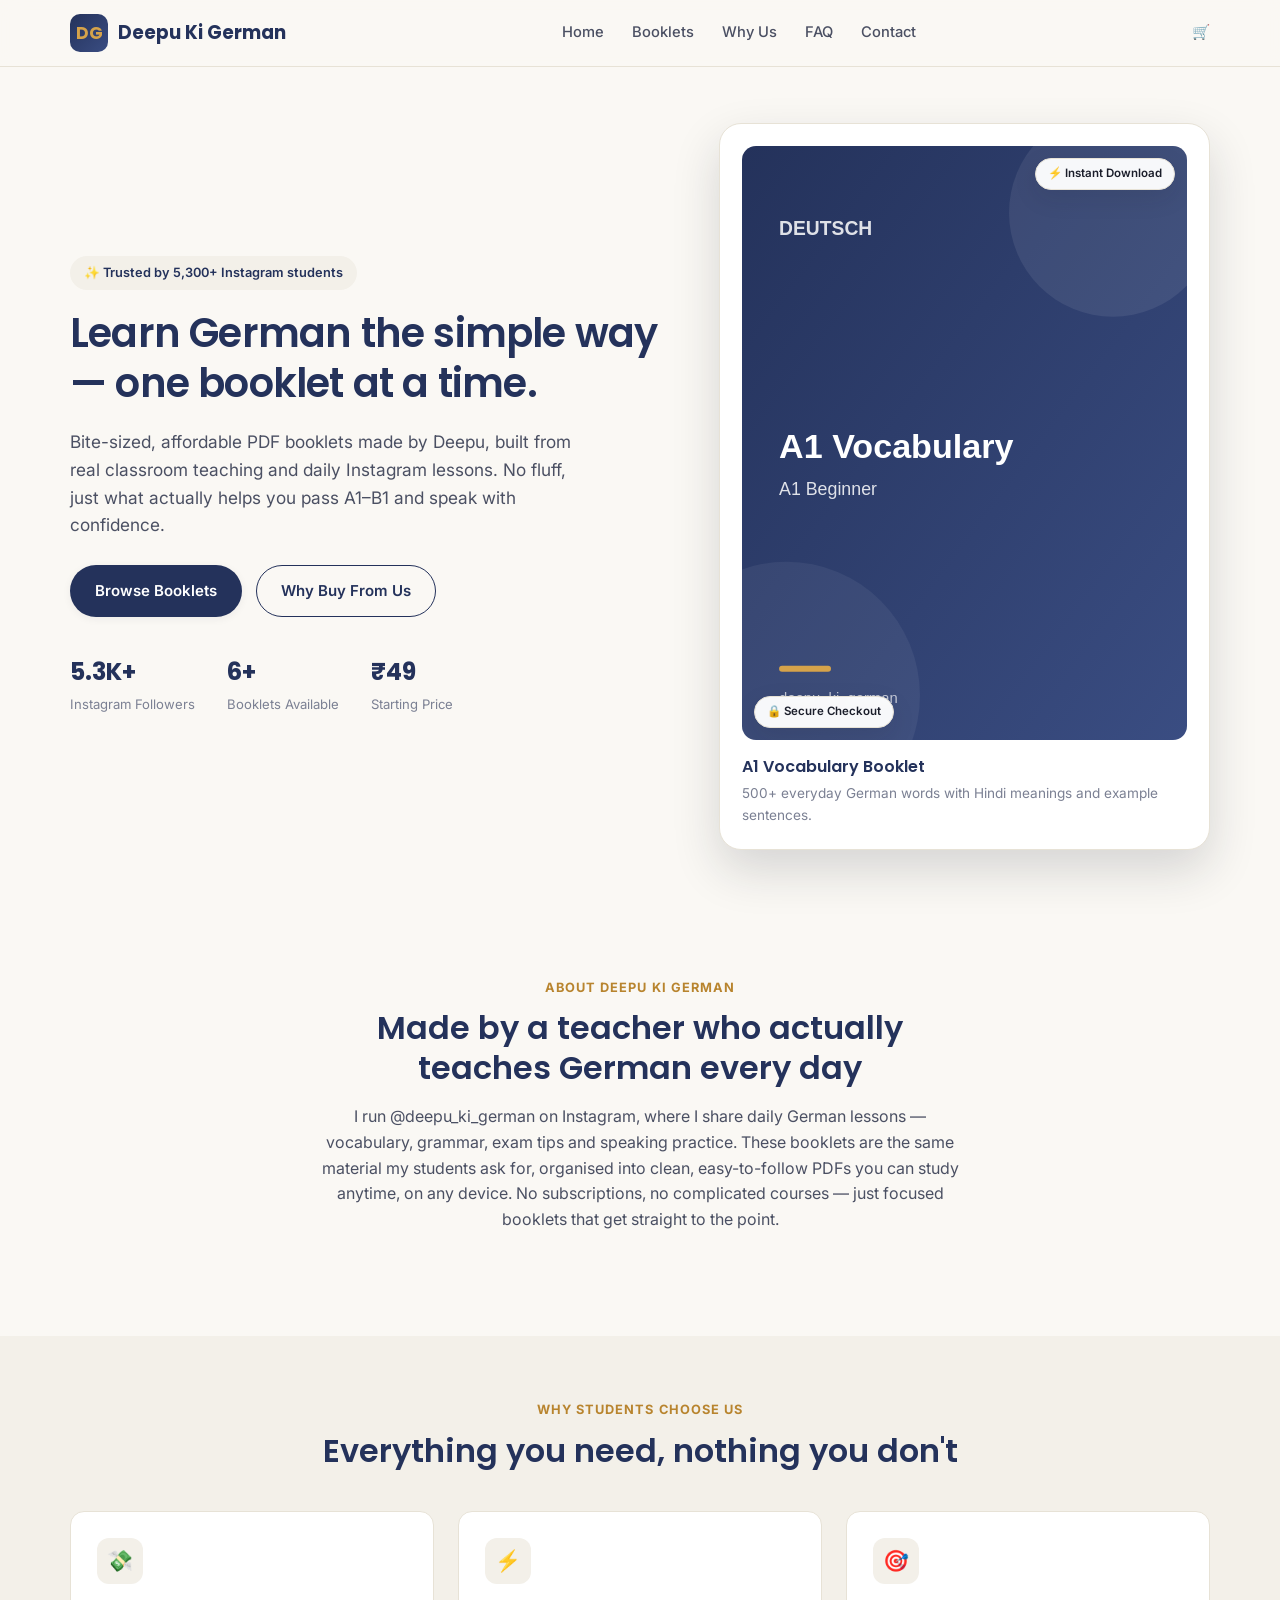
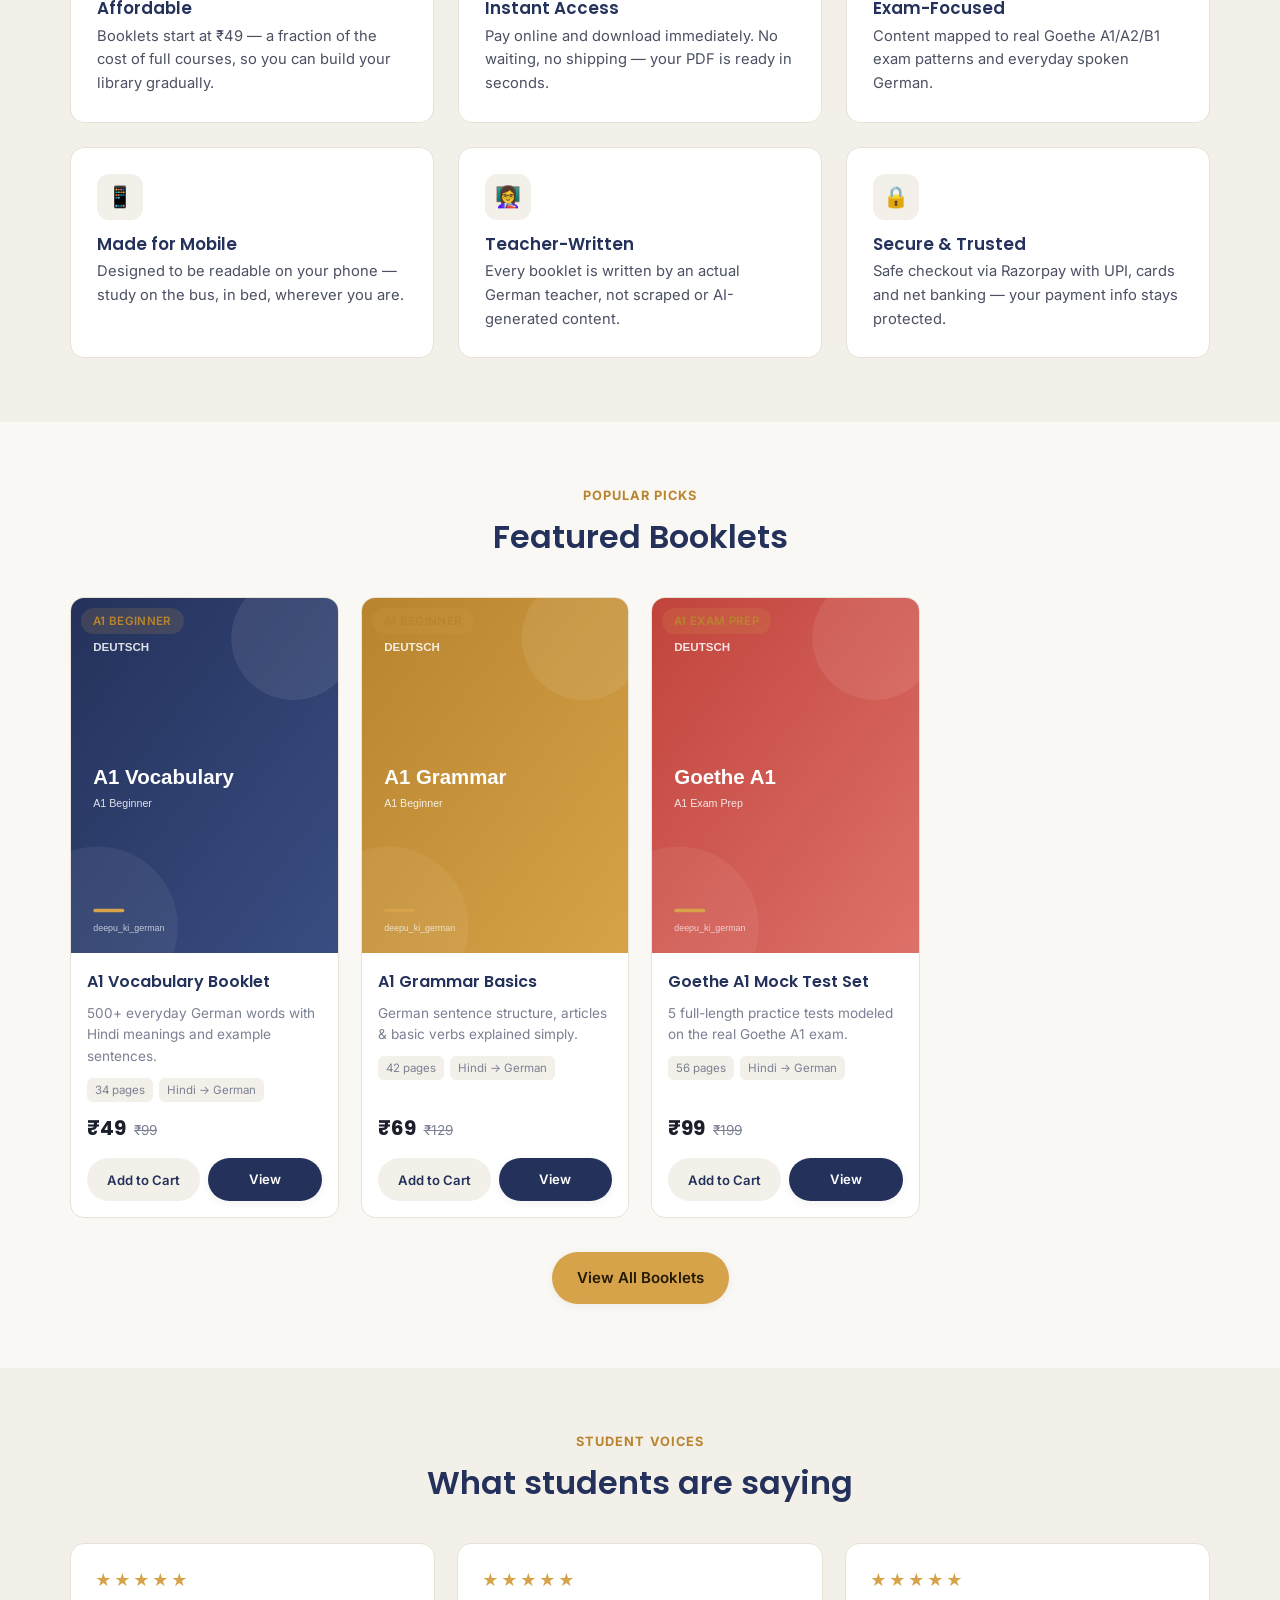
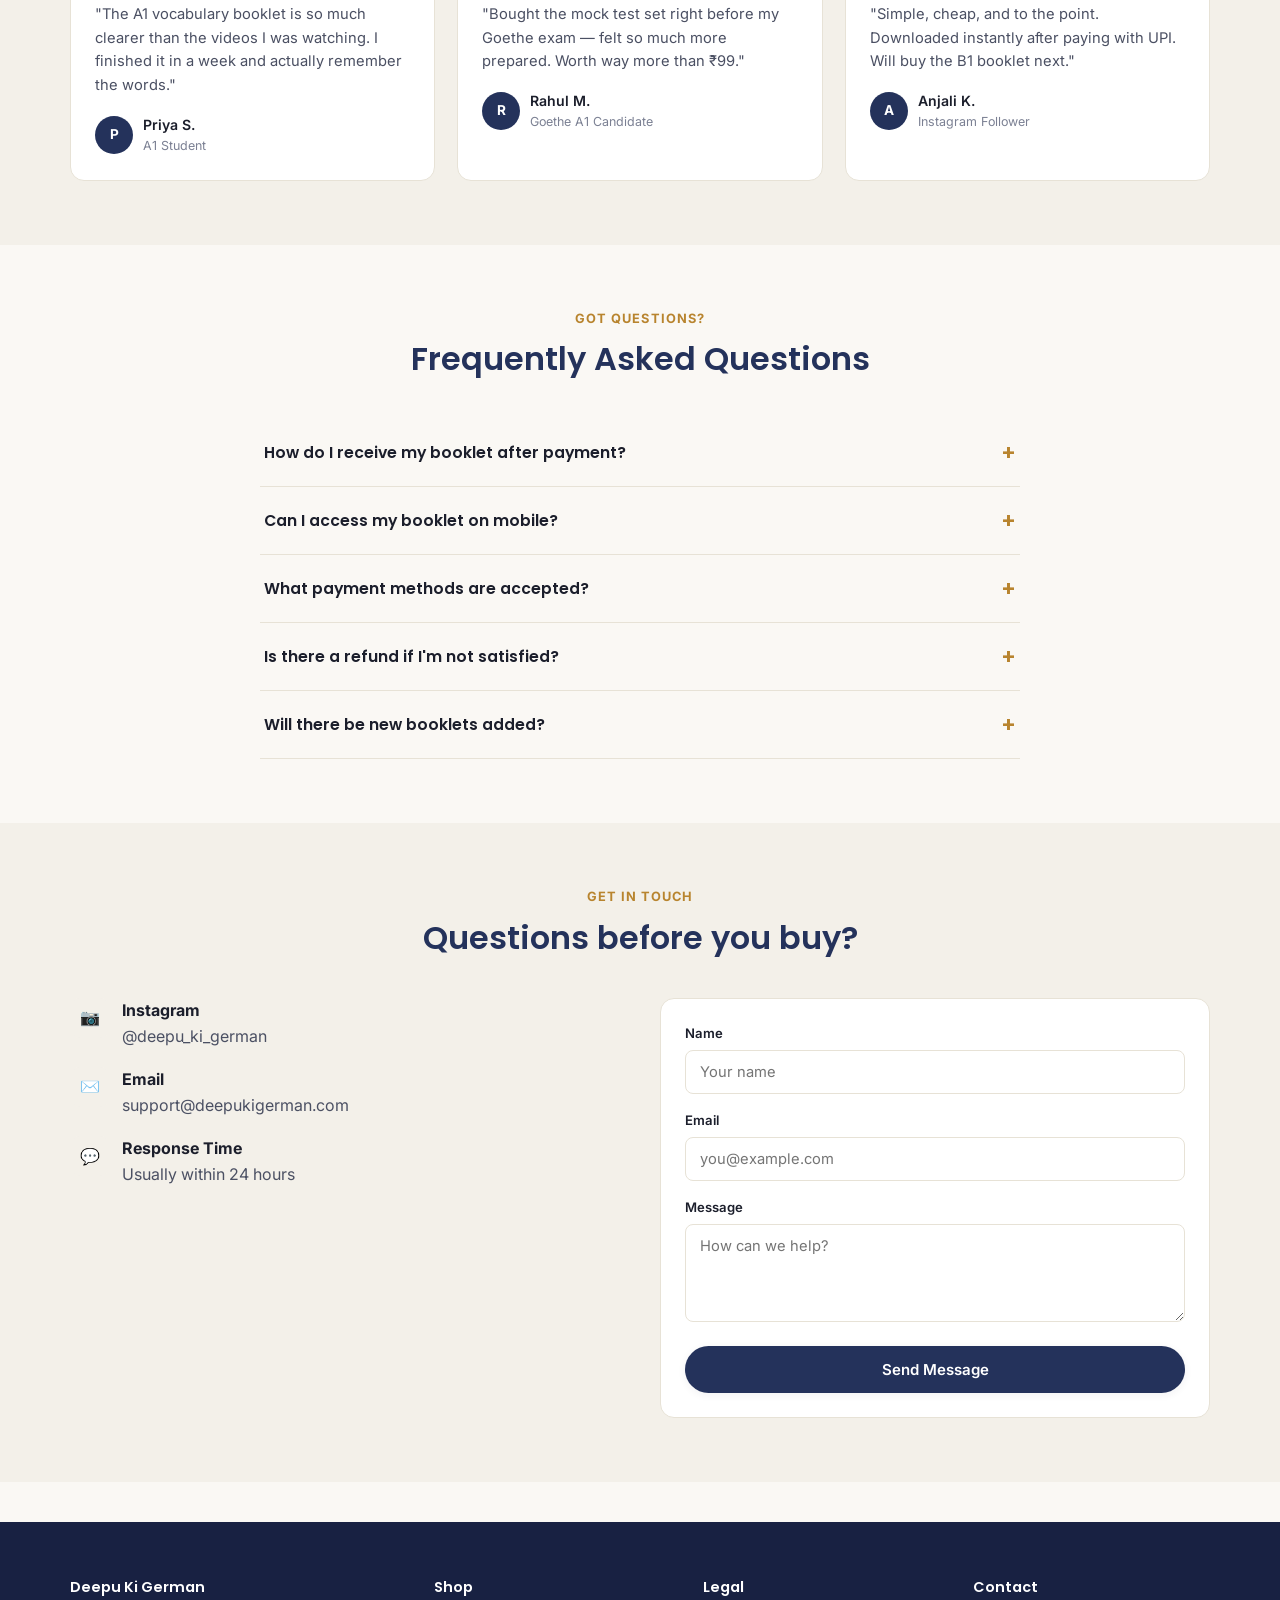
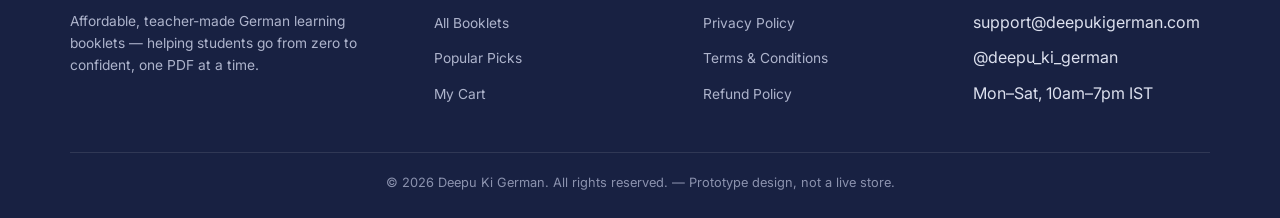
<file: index.html>
<!DOCTYPE html>
<html lang="en">
<head>
<meta charset="UTF-8">
<meta name="viewport" content="width=device-width, initial-scale=1.0">
<title>Deepu Ki German — German Learning Booklets</title>
<meta name="description" content="Simple, affordable German learning PDF booklets by Deepu Ki German. Vocabulary, grammar, exam prep and conversation booklets — instant download.">
<link rel="preconnect" href="https://fonts.googleapis.com">
<link href="https://fonts.googleapis.com/css2?family=Poppins:wght@600;700&family=Inter:wght@400;500;600;700&display=swap" rel="stylesheet">
<link rel="stylesheet" href="css/style.css">
</head>
<body>

<header class="site-header">
  <div class="container header-inner">
    <a href="index.html" class="logo">
      <span class="logo-mark">DG</span>
      Deepu Ki German
    </a>
    <nav class="nav-links">
      <a href="index.html">Home</a>
      <a href="shop.html">Booklets</a>
      <a href="index.html#why">Why Us</a>
      <a href="index.html#faq">FAQ</a>
      <a href="index.html#contact">Contact</a>
    </nav>
    <div class="header-actions">
      <a href="cart.html" class="cart-link">
        🛒 <span data-cart-count class="cart-count">0</span>
      </a>
      <button class="nav-toggle" onclick="toggleMobileNav()">☰</button>
    </div>
  </div>
</header>

<section class="hero">
  <div class="container hero-inner">
    <div>
      <span class="hero-eyebrow">✨ Trusted by 5,300+ Instagram students</span>
      <h1>Learn German the simple way — one booklet at a time.</h1>
      <p class="hero-sub">Bite-sized, affordable PDF booklets made by Deepu, built from real classroom teaching and daily Instagram lessons. No fluff, just what actually helps you pass A1–B1 and speak with confidence.</p>
      <div class="hero-cta">
        <a href="shop.html" class="btn btn-primary">Browse Booklets</a>
        <a href="#why" class="btn btn-outline">Why Buy From Us</a>
      </div>
      <div class="hero-stats">
        <div class="hero-stat"><b>5.3K+</b><span>Instagram Followers</span></div>
        <div class="hero-stat"><b>6+</b><span>Booklets Available</span></div>
        <div class="hero-stat"><b>₹49</b><span>Starting Price</span></div>
      </div>
    </div>
    <div class="hero-visual">
      <div class="hero-card">
        <div class="hero-card-cover">
          <img id="hero-cover" alt="Featured booklet cover">
          <div class="hero-float hero-float-1">⚡ Instant Download</div>
          <div class="hero-float hero-float-2">🔒 Secure Checkout</div>
        </div>
        <div class="product-title" id="hero-title" style="margin-bottom:4px;"></div>
        <div class="product-desc" id="hero-desc"></div>
      </div>
    </div>
  </div>
</section>

<section class="section" id="about">
  <div class="container">
    <div class="section-head">
      <div class="section-eyebrow">About Deepu Ki German</div>
      <h2>Made by a teacher who actually teaches German every day</h2>
      <p>I run @deepu_ki_german on Instagram, where I share daily German lessons — vocabulary, grammar, exam tips and speaking practice. These booklets are the same material my students ask for, organised into clean, easy-to-follow PDFs you can study anytime, on any device. No subscriptions, no complicated courses — just focused booklets that get straight to the point.</p>
    </div>
  </div>
</section>

<section class="section section-alt" id="why">
  <div class="container">
    <div class="section-head">
      <div class="section-eyebrow">Why Students Choose Us</div>
      <h2>Everything you need, nothing you don't</h2>
    </div>
    <div class="why-grid">
      <div class="why-card">
        <div class="why-icon">💸</div>
        <h3>Affordable</h3>
        <p>Booklets start at ₹49 — a fraction of the cost of full courses, so you can build your library gradually.</p>
      </div>
      <div class="why-card">
        <div class="why-icon">⚡</div>
        <h3>Instant Access</h3>
        <p>Pay online and download immediately. No waiting, no shipping — your PDF is ready in seconds.</p>
      </div>
      <div class="why-card">
        <div class="why-icon">🎯</div>
        <h3>Exam-Focused</h3>
        <p>Content mapped to real Goethe A1/A2/B1 exam patterns and everyday spoken German.</p>
      </div>
      <div class="why-card">
        <div class="why-icon">📱</div>
        <h3>Made for Mobile</h3>
        <p>Designed to be readable on your phone — study on the bus, in bed, wherever you are.</p>
      </div>
      <div class="why-card">
        <div class="why-icon">👩‍🏫</div>
        <h3>Teacher-Written</h3>
        <p>Every booklet is written by an actual German teacher, not scraped or AI-generated content.</p>
      </div>
      <div class="why-card">
        <div class="why-icon">🔒</div>
        <h3>Secure & Trusted</h3>
        <p>Safe checkout via Razorpay with UPI, cards and net banking — your payment info stays protected.</p>
      </div>
    </div>
  </div>
</section>

<section class="section" id="featured">
  <div class="container">
    <div class="section-head">
      <div class="section-eyebrow">Popular Picks</div>
      <h2>Featured Booklets</h2>
    </div>
    <div class="product-grid" id="featured-grid"></div>
    <div style="text-align:center; margin-top:34px;">
      <a href="shop.html" class="btn btn-accent">View All Booklets</a>
    </div>
  </div>
</section>

<section class="section section-alt" id="testimonials">
  <div class="container">
    <div class="section-head">
      <div class="section-eyebrow">Student Voices</div>
      <h2>What students are saying</h2>
    </div>
    <div class="testimonial-grid">
      <div class="testimonial-card">
        <div class="stars">★★★★★</div>
        <p class="testimonial-quote">"The A1 vocabulary booklet is so much clearer than the videos I was watching. I finished it in a week and actually remember the words."</p>
        <div class="testimonial-person">
          <div class="avatar">P</div>
          <div><div class="person-name">Priya S.</div><div class="person-role">A1 Student</div></div>
        </div>
      </div>
      <div class="testimonial-card">
        <div class="stars">★★★★★</div>
        <p class="testimonial-quote">"Bought the mock test set right before my Goethe exam — felt so much more prepared. Worth way more than ₹99."</p>
        <div class="testimonial-person">
          <div class="avatar">R</div>
          <div><div class="person-name">Rahul M.</div><div class="person-role">Goethe A1 Candidate</div></div>
        </div>
      </div>
      <div class="testimonial-card">
        <div class="stars">★★★★★</div>
        <p class="testimonial-quote">"Simple, cheap, and to the point. Downloaded instantly after paying with UPI. Will buy the B1 booklet next."</p>
        <div class="testimonial-person">
          <div class="avatar">A</div>
          <div><div class="person-name">Anjali K.</div><div class="person-role">Instagram Follower</div></div>
        </div>
      </div>
    </div>
  </div>
</section>

<section class="section" id="faq">
  <div class="container">
    <div class="section-head">
      <div class="section-eyebrow">Got Questions?</div>
      <h2>Frequently Asked Questions</h2>
    </div>
    <div class="faq-list">
      <div class="faq-item">
        <button class="faq-q" onclick="this.parentElement.classList.toggle('open')">How do I receive my booklet after payment? <span class="plus">+</span></button>
        <div class="faq-a">Your PDF is available instantly on the confirmation page after payment, and we also email the download link to your registered email address.</div>
      </div>
      <div class="faq-item">
        <button class="faq-q" onclick="this.parentElement.classList.toggle('open')">Can I access my booklet on mobile? <span class="plus">+</span></button>
        <div class="faq-a">Yes — all booklets are formatted PDFs that open on any phone, tablet, or computer.</div>
      </div>
      <div class="faq-item">
        <button class="faq-q" onclick="this.parentElement.classList.toggle('open')">What payment methods are accepted? <span class="plus">+</span></button>
        <div class="faq-a">We accept UPI, credit/debit cards, net banking and wallets via a secure Razorpay checkout.</div>
      </div>
      <div class="faq-item">
        <button class="faq-q" onclick="this.parentElement.classList.toggle('open')">Is there a refund if I'm not satisfied? <span class="plus">+</span></button>
        <div class="faq-a">Since these are instant-download digital products, refunds are handled case-by-case — see our Refund Policy for details.</div>
      </div>
      <div class="faq-item">
        <button class="faq-q" onclick="this.parentElement.classList.toggle('open')">Will there be new booklets added? <span class="plus">+</span></button>
        <div class="faq-a">Yes, new booklets are added regularly — follow @deepu_ki_german on Instagram to be notified first.</div>
      </div>
    </div>
  </div>
</section>

<section class="section section-alt" id="contact">
  <div class="container">
    <div class="section-head">
      <div class="section-eyebrow">Get in Touch</div>
      <h2>Questions before you buy?</h2>
    </div>
    <div class="contact-grid">
      <div class="contact-info">
        <div class="contact-row">
          <div class="contact-icon">📷</div>
          <div><strong>Instagram</strong><p class="mb-0">@deepu_ki_german</p></div>
        </div>
        <div class="contact-row">
          <div class="contact-icon">✉️</div>
          <div><strong>Email</strong><p class="mb-0">support@deepukigerman.com</p></div>
        </div>
        <div class="contact-row">
          <div class="contact-icon">💬</div>
          <div><strong>Response Time</strong><p class="mb-0">Usually within 24 hours</p></div>
        </div>
      </div>
      <form class="form-card" onsubmit="event.preventDefault(); showToast('Message sent (demo)');" style="background:var(--surface); border:1px solid var(--border); border-radius:var(--radius-md); padding:24px;">
        <div class="form-field"><label>Name</label><input type="text" required placeholder="Your name"></div>
        <div class="form-field"><label>Email</label><input type="email" required placeholder="you@example.com"></div>
        <div class="form-field"><label>Message</label><textarea rows="4" required placeholder="How can we help?"></textarea></div>
        <button type="submit" class="btn btn-primary btn-block">Send Message</button>
      </form>
    </div>
  </div>
</section>

<footer class="site-footer">
  <div class="container">
    <div class="footer-grid">
      <div class="footer-col">
        <h4>Deepu Ki German</h4>
        <p>Affordable, teacher-made German learning booklets — helping students go from zero to confident, one PDF at a time.</p>
      </div>
      <div class="footer-col">
        <h4>Shop</h4>
        <ul>
          <li><a href="shop.html">All Booklets</a></li>
          <li><a href="index.html#featured">Popular Picks</a></li>
          <li><a href="cart.html">My Cart</a></li>
        </ul>
      </div>
      <div class="footer-col">
        <h4>Legal</h4>
        <ul>
          <li><a href="privacy-policy.html">Privacy Policy</a></li>
          <li><a href="terms.html">Terms & Conditions</a></li>
          <li><a href="refund-policy.html">Refund Policy</a></li>
        </ul>
      </div>
      <div class="footer-col">
        <h4>Contact</h4>
        <ul>
          <li>support@deepukigerman.com</li>
          <li>@deepu_ki_german</li>
          <li>Mon–Sat, 10am–7pm IST</li>
        </ul>
      </div>
    </div>
    <div class="footer-bottom">© 2026 Deepu Ki German. All rights reserved. — Prototype design, not a live store.</div>
  </div>
</footer>

<script src="js/products.js"></script>
<script src="js/main.js"></script>
<script>
  // Render featured products (first 4 marked popular, fallback to first 4)
  const featured = PRODUCTS.filter(p => p.popular).slice(0,4);
  const grid = document.getElementById("featured-grid");
  featured.forEach(p => {
    grid.innerHTML += `
      <div class="product-card">
        <a href="product.html?id=${p.id}" class="product-cover">
          <img src="${coverImg(p.title.split(' ')[0]+' '+p.title.split(' ')[1], p.level, p.colors[0], p.colors[1])}" alt="${p.title} cover">
          <span class="badge badge-gold product-level">${p.level}</span>
        </a>
        <div class="product-body">
          <a href="product.html?id=${p.id}" class="product-title">${p.title}</a>
          <p class="product-desc">${p.short}</p>
          <div class="product-meta"><span>${p.pages} pages</span><span>${p.language}</span></div>
          <div class="product-price-row">
            <span class="price">${money(p.price)}</span>
            <span class="price-strike">${money(p.mrp)}</span>
          </div>
          <div class="product-actions">
            <button class="btn btn-ghost" onclick="addToCart('${p.id}')">Add to Cart</button>
            <a href="product.html?id=${p.id}" class="btn btn-primary">View</a>
          </div>
        </div>
      </div>`;
  });

  // Hero card = first popular product
  const heroP = featured[0] || PRODUCTS[0];
  document.getElementById("hero-cover").src = coverImg(heroP.title.split(' ')[0]+' '+heroP.title.split(' ')[1], heroP.level, heroP.colors[0], heroP.colors[1]);
  document.getElementById("hero-title").textContent = heroP.title;
  document.getElementById("hero-desc").textContent = heroP.short;
</script>
</body>
</html>
</file>
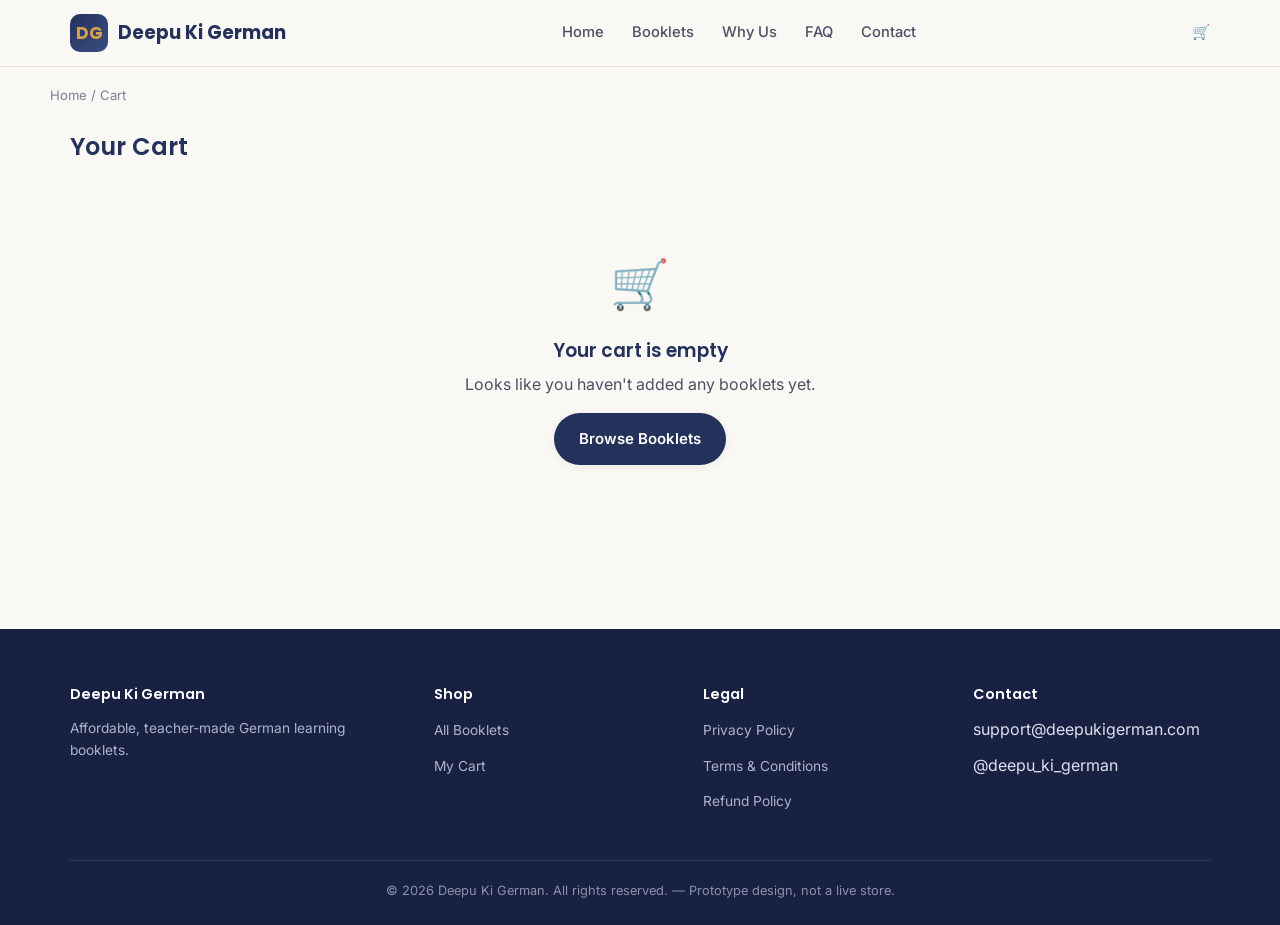
<file: cart.html>
<!DOCTYPE html>
<html lang="en">
<head>
<meta charset="UTF-8">
<meta name="viewport" content="width=device-width, initial-scale=1.0">
<title>Your Cart — Deepu Ki German</title>
<link rel="preconnect" href="https://fonts.googleapis.com">
<link href="https://fonts.googleapis.com/css2?family=Poppins:wght@600;700&family=Inter:wght@400;500;600;700&display=swap" rel="stylesheet">
<link rel="stylesheet" href="css/style.css">
</head>
<body>

<header class="site-header">
  <div class="container header-inner">
    <a href="index.html" class="logo"><span class="logo-mark">DG</span>Deepu Ki German</a>
    <nav class="nav-links">
      <a href="index.html">Home</a>
      <a href="shop.html">Booklets</a>
      <a href="index.html#why">Why Us</a>
      <a href="index.html#faq">FAQ</a>
      <a href="index.html#contact">Contact</a>
    </nav>
    <div class="header-actions">
      <a href="cart.html" class="cart-link">🛒 <span data-cart-count class="cart-count">0</span></a>
      <button class="nav-toggle" onclick="toggleMobileNav()">☰</button>
    </div>
  </div>
</header>

<div class="container breadcrumb"><a href="index.html">Home</a> / Cart</div>

<section class="section" style="padding-top:8px;">
  <div class="container">
    <h2 style="margin-bottom:24px;">Your Cart</h2>

    <div id="cart-content"></div>

  </div>
</section>

<footer class="site-footer">
  <div class="container">
    <div class="footer-grid">
      <div class="footer-col"><h4>Deepu Ki German</h4><p>Affordable, teacher-made German learning booklets.</p></div>
      <div class="footer-col"><h4>Shop</h4><ul><li><a href="shop.html">All Booklets</a></li><li><a href="cart.html">My Cart</a></li></ul></div>
      <div class="footer-col"><h4>Legal</h4><ul><li><a href="privacy-policy.html">Privacy Policy</a></li><li><a href="terms.html">Terms & Conditions</a></li><li><a href="refund-policy.html">Refund Policy</a></li></ul></div>
      <div class="footer-col"><h4>Contact</h4><ul><li>support@deepukigerman.com</li><li>@deepu_ki_german</li></ul></div>
    </div>
    <div class="footer-bottom">© 2026 Deepu Ki German. All rights reserved. — Prototype design, not a live store.</div>
  </div>
</footer>

<script src="js/products.js"></script>
<script src="js/main.js"></script>
<script>
  function renderCart(){
    const cart = getCart();
    const el = document.getElementById("cart-content");
    if(cart.length === 0){
      el.innerHTML = `
        <div class="empty-state">
          <div class="emoji">🛒</div>
          <h3>Your cart is empty</h3>
          <p>Looks like you haven't added any booklets yet.</p>
          <a href="shop.html" class="btn btn-primary">Browse Booklets</a>
        </div>`;
      return;
    }
    let itemsHtml = "";
    cart.forEach(item => {
      const p = getProduct(item.id);
      if(!p) return;
      itemsHtml += `
        <div class="cart-item">
          <img src="${coverImg(p.title.split(' ')[0]+' '+p.title.split(' ')[1], p.level, p.colors[0], p.colors[1])}" alt="${p.title}">
          <div>
            <div class="cart-item-title">${p.title}</div>
            <div class="cart-item-lang">${p.language} · ${p.pages} pages</div>
            <button class="remove-btn" onclick="removeItem('${p.id}')">Remove</button>
          </div>
          <div class="qty-control">
            <button onclick="changeQty('${p.id}', ${item.qty - 1})">−</button>
            <span>${item.qty}</span>
            <button onclick="changeQty('${p.id}', ${item.qty + 1})">+</button>
          </div>
          <div class="price">${money(p.price * item.qty)}</div>
        </div>`;
    });

    const total = cartTotal();
    el.innerHTML = `
      <div class="cart-layout">
        <div>${itemsHtml}
          <div style="margin-top:20px;">
            <a href="shop.html" class="btn btn-outline">← Continue Shopping</a>
          </div>
        </div>
        <div class="summary-card">
          <h3>Order Summary</h3>
          <div class="summary-row"><span>Subtotal</span><span>${money(total)}</span></div>
          <div class="coupon-row">
            <input type="text" placeholder="Coupon code (coming soon)" disabled>
            <button class="btn btn-ghost btn-sm" disabled>Apply</button>
          </div>
          <div class="summary-row total"><span>Total</span><span>${money(total)}</span></div>
          <a href="checkout.html" class="btn btn-primary btn-block" style="margin-top:14px;">Proceed to Checkout</a>
          <div class="pd-trust" style="margin-top:16px;">
            <span>🔒 Secure Checkout</span>
            <span>⚡ Instant Download</span>
          </div>
        </div>
      </div>`;
  }
  function removeItem(id){ removeFromCart(id); renderCart(); }
  function changeQty(id, qty){
    if(qty < 1){ removeFromCart(id); } else { setQty(id, qty); }
    renderCart();
  }
  renderCart();
</script>
</body>
</html>
</file>
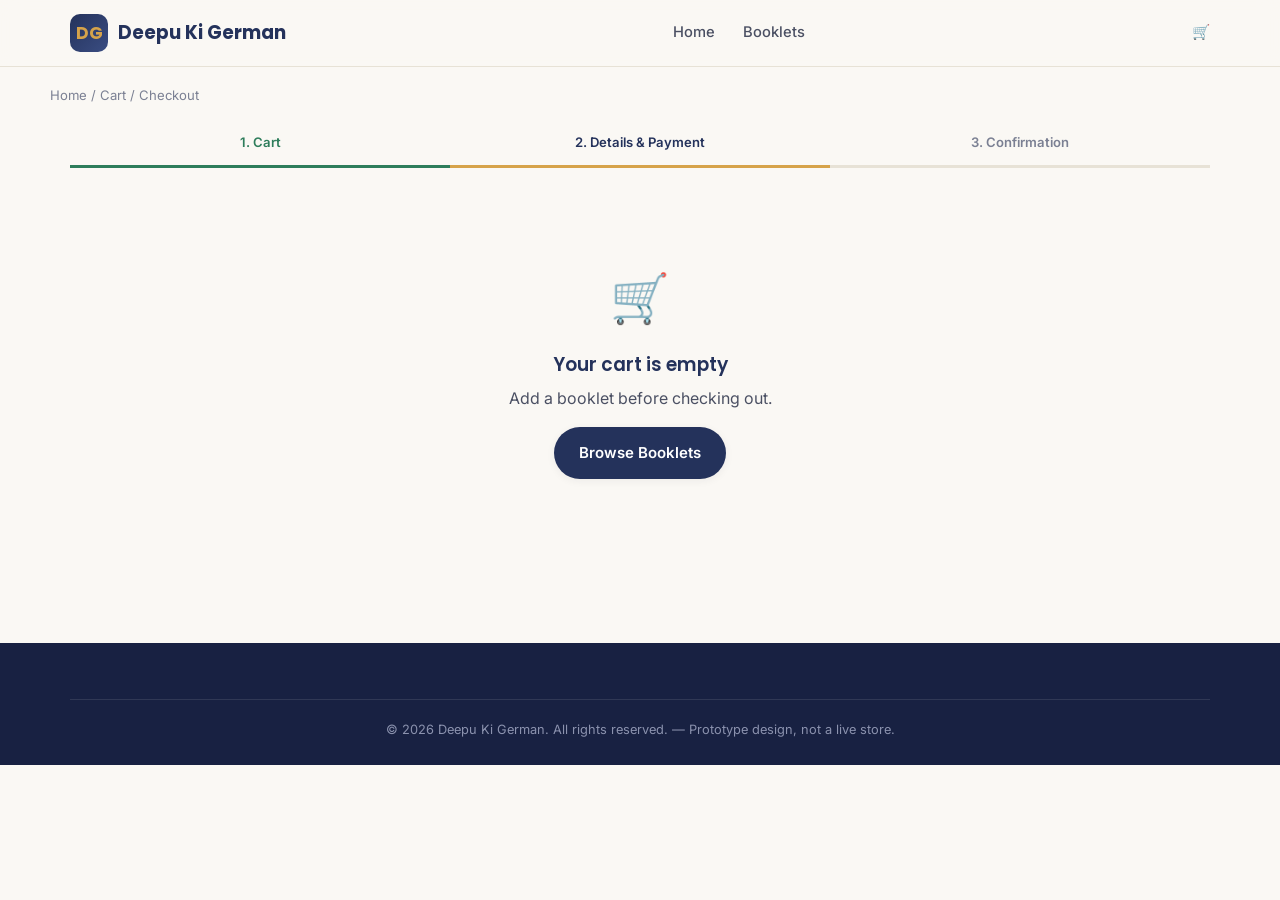
<file: checkout.html>
<!DOCTYPE html>
<html lang="en">
<head>
<meta charset="UTF-8">
<meta name="viewport" content="width=device-width, initial-scale=1.0">
<title>Checkout — Deepu Ki German</title>
<link rel="preconnect" href="https://fonts.googleapis.com">
<link href="https://fonts.googleapis.com/css2?family=Poppins:wght@600;700&family=Inter:wght@400;500;600;700&display=swap" rel="stylesheet">
<link rel="stylesheet" href="css/style.css">
</head>
<body>

<header class="site-header">
  <div class="container header-inner">
    <a href="index.html" class="logo"><span class="logo-mark">DG</span>Deepu Ki German</a>
    <nav class="nav-links">
      <a href="index.html">Home</a>
      <a href="shop.html">Booklets</a>
    </nav>
    <div class="header-actions">
      <a href="cart.html" class="cart-link">🛒 <span data-cart-count class="cart-count">0</span></a>
      <button class="nav-toggle" onclick="toggleMobileNav()">☰</button>
    </div>
  </div>
</header>

<div class="container breadcrumb"><a href="index.html">Home</a> / <a href="cart.html">Cart</a> / Checkout</div>

<section class="section" style="padding-top:8px;">
  <div class="container">

    <div class="checkout-steps">
      <div class="step done">1. Cart</div>
      <div class="step active">2. Details & Payment</div>
      <div class="step">3. Confirmation</div>
    </div>

    <div id="checkout-body"></div>

  </div>
</section>

<footer class="site-footer">
  <div class="container">
    <div class="footer-bottom">© 2026 Deepu Ki German. All rights reserved. — Prototype design, not a live store.</div>
  </div>
</footer>

<script src="js/products.js"></script>
<script src="js/main.js"></script>
<script>
  const cart = getCart();
  const body = document.getElementById("checkout-body");

  if(cart.length === 0){
    body.innerHTML = `
      <div class="empty-state">
        <div class="emoji">🛒</div>
        <h3>Your cart is empty</h3>
        <p>Add a booklet before checking out.</p>
        <a href="shop.html" class="btn btn-primary">Browse Booklets</a>
      </div>`;
  } else {
    const total = cartTotal();
    let itemsHtml = cart.map(item => {
      const p = getProduct(item.id);
      return p ? `<div class="order-row"><span>${p.title} × ${item.qty}</span><span>${money(p.price * item.qty)}</span></div>` : "";
    }).join("");

    body.innerHTML = `
      <div class="checkout-layout">
        <div class="form-card">
          <h3 style="margin-bottom:18px;">Your Details</h3>
          <form id="checkout-form">
            <div class="form-field"><label>Full Name *</label><input type="text" id="f-name" required placeholder="Enter your full name"></div>
            <div class="form-row-2">
              <div class="form-field"><label>Mobile Number *</label><input type="tel" id="f-mobile" required pattern="[0-9]{10}" placeholder="10-digit mobile number"></div>
              <div class="form-field"><label>Email Address *</label><input type="email" id="f-email" required placeholder="you@example.com"></div>
            </div>
            <div class="form-field">
              <label>State (Optional)</label>
              <select id="f-state">
                <option value="">Select state</option>
                <option>Uttar Pradesh</option><option>Maharashtra</option><option>Delhi</option>
                <option>Karnataka</option><option>Tamil Nadu</option><option>West Bengal</option>
                <option>Rajasthan</option><option>Gujarat</option><option>Other</option>
              </select>
            </div>

            <h3 style="margin:26px 0 12px;">Payment Method</h3>
            <div class="pay-methods">
              <div class="pay-method selected" data-pay="upi">UPI</div>
              <div class="pay-method" data-pay="card">Card</div>
              <div class="pay-method" data-pay="netbanking">Net Banking</div>
              <div class="pay-method" data-pay="wallet">Wallet</div>
            </div>
            <div style="font-size:.8rem; color:var(--muted); margin-bottom:20px;">Powered by Razorpay — demo checkout, no real payment is processed in this prototype.</div>

            <button type="submit" class="btn btn-accent btn-block">Pay ${money(total)} Securely</button>
            <div class="secure-note">🔒 256-bit encrypted · Your payment details are never stored on our servers</div>
          </form>
        </div>

        <div class="summary-card">
          <h3>Order Summary</h3>
          ${itemsHtml}
          <div class="summary-row total"><span>Total</span><span>${money(total)}</span></div>
          <a href="cart.html" class="btn btn-outline btn-block" style="margin-top:14px;">← Edit Cart</a>
        </div>
      </div>`;

    document.querySelectorAll(".pay-method").forEach(el => {
      el.addEventListener("click", () => {
        document.querySelectorAll(".pay-method").forEach(x => x.classList.remove("selected"));
        el.classList.add("selected");
      });
    });

    document.getElementById("checkout-form").addEventListener("submit", (e) => {
      e.preventDefault();
      const name = document.getElementById("f-name").value;
      const email = document.getElementById("f-email").value;
      const mobile = document.getElementById("f-mobile").value;
      const order = {
        id: "DKG" + Math.floor(100000 + Math.random()*900000),
        name, email, mobile,
        items: cart.map(i => ({ id: i.id, qty: i.qty })),
        total,
        date: new Date().toISOString()
      };
      localStorage.setItem("dkg_last_order", JSON.stringify(order));
      clearCart();
      window.location.href = "order-confirmation.html";
    });
  }
</script>
</body>
</html>
</file>
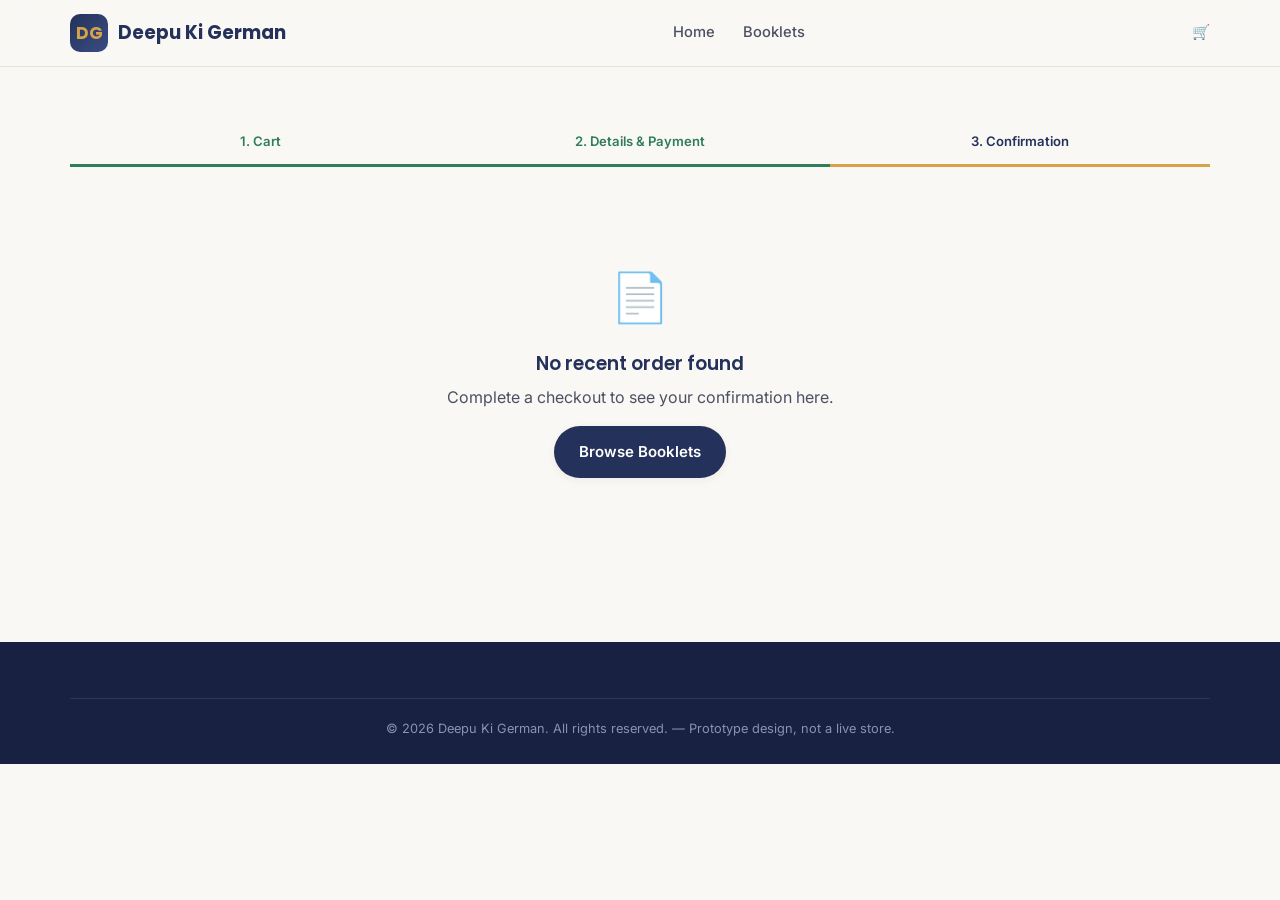
<file: order-confirmation.html>
<!DOCTYPE html>
<html lang="en">
<head>
<meta charset="UTF-8">
<meta name="viewport" content="width=device-width, initial-scale=1.0">
<title>Order Confirmed — Deepu Ki German</title>
<link rel="preconnect" href="https://fonts.googleapis.com">
<link href="https://fonts.googleapis.com/css2?family=Poppins:wght@600;700&family=Inter:wght@400;500;600;700&display=swap" rel="stylesheet">
<link rel="stylesheet" href="css/style.css">
</head>
<body>

<header class="site-header">
  <div class="container header-inner">
    <a href="index.html" class="logo"><span class="logo-mark">DG</span>Deepu Ki German</a>
    <nav class="nav-links"><a href="index.html">Home</a><a href="shop.html">Booklets</a></nav>
    <div class="header-actions">
      <a href="cart.html" class="cart-link">🛒 <span data-cart-count class="cart-count">0</span></a>
      <button class="nav-toggle" onclick="toggleMobileNav()">☰</button>
    </div>
  </div>
</header>

<section class="section">
  <div class="container">

    <div class="checkout-steps">
      <div class="step done">1. Cart</div>
      <div class="step done">2. Details & Payment</div>
      <div class="step active">3. Confirmation</div>
    </div>

    <div id="confirm-body"></div>

  </div>
</section>

<footer class="site-footer">
  <div class="container">
    <div class="footer-bottom">© 2026 Deepu Ki German. All rights reserved. — Prototype design, not a live store.</div>
  </div>
</footer>

<script src="js/products.js"></script>
<script src="js/main.js"></script>
<script>
  const orderRaw = localStorage.getItem("dkg_last_order");
  const body = document.getElementById("confirm-body");

  if(!orderRaw){
    body.innerHTML = `
      <div class="empty-state">
        <div class="emoji">📄</div>
        <h3>No recent order found</h3>
        <p>Complete a checkout to see your confirmation here.</p>
        <a href="shop.html" class="btn btn-primary">Browse Booklets</a>
      </div>`;
  } else {
    const order = JSON.parse(orderRaw);
    const itemsHtml = order.items.map(i => {
      const p = getProduct(i.id);
      if(!p) return "";
      return `
        <div class="download-item">
          <div>
            <div class="cart-item-title">${p.title} ${i.qty > 1 ? "× " + i.qty : ""}</div>
            <div class="cart-item-lang">${p.language} · ${p.pages} pages</div>
          </div>
          <button class="btn btn-accent btn-sm" onclick="showToast('Downloading ${p.title}.pdf (demo)')">⬇ Download</button>
        </div>`;
    }).join("");

    body.innerHTML = `
      <div class="confirm-wrap">
        <div class="confirm-check">✓</div>
        <h1>Payment Successful!</h1>
        <p>Thank you, ${order.name.split(' ')[0] || 'there'} — your booklets are ready to download. A confirmation email with your download links has also been sent to ${order.email}.</p>

        <div class="order-card">
          <div class="order-row"><span>Order ID</span><b>${order.id}</b></div>
          <div class="order-row"><span>Payment Status</span><span class="badge badge-green">Paid</span></div>
          <div class="order-row"><span>Order Date</span><span>${new Date(order.date).toLocaleDateString('en-IN', { day:'numeric', month:'long', year:'numeric' })}</span></div>
          <div class="order-row"><span>Total Paid</span><b>${money(order.total)}</b></div>
          <div class="order-row" style="border-bottom:none;"><span>Email</span><span>${order.email}</span></div>
        </div>

        <h3 style="text-align:left;">Your Downloads</h3>
        <div class="order-card" style="text-align:left;">${itemsHtml}</div>

        <div style="display:flex; gap:12px; justify-content:center; margin-top:24px; flex-wrap:wrap;">
          <a href="shop.html" class="btn btn-outline">Continue Shopping</a>
          <button class="btn btn-primary" onclick="showToast('Invoice sent to email (demo)')">Download Invoice</button>
        </div>
      </div>`;
  }
</script>
</body>
</html>
</file>
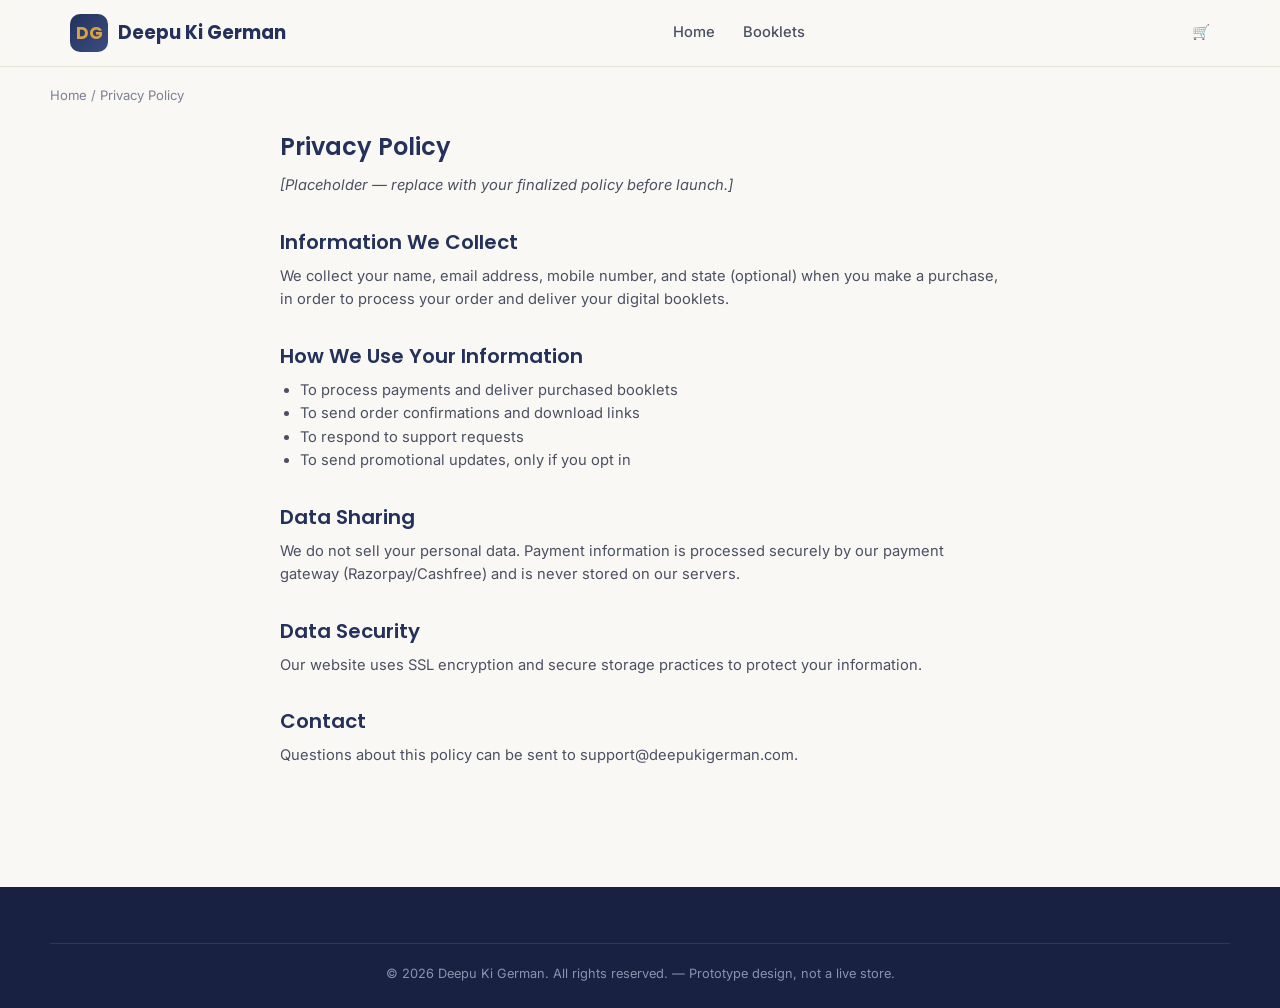
<file: privacy-policy.html>
<!DOCTYPE html>
<html lang="en">
<head>
<meta charset="UTF-8">
<meta name="viewport" content="width=device-width, initial-scale=1.0">
<title>Privacy Policy — Deepu Ki German</title>
<link rel="preconnect" href="https://fonts.googleapis.com">
<link href="https://fonts.googleapis.com/css2?family=Poppins:wght@600;700&family=Inter:wght@400;500;600;700&display=swap" rel="stylesheet">
<link rel="stylesheet" href="css/style.css">
</head>
<body>
<header class="site-header">
  <div class="container header-inner">
    <a href="index.html" class="logo"><span class="logo-mark">DG</span>Deepu Ki German</a>
    <nav class="nav-links"><a href="index.html">Home</a><a href="shop.html">Booklets</a></nav>
    <div class="header-actions"><a href="cart.html" class="cart-link">🛒 <span data-cart-count class="cart-count">0</span></a><button class="nav-toggle" onclick="toggleMobileNav()">☰</button></div>
  </div>
</header>
<div class="container breadcrumb"><a href="index.html">Home</a> / Privacy Policy</div>
<section class="section" style="padding-top:8px;">
  <div class="container policy-content" style="max-width:760px;">
    <h1>Privacy Policy</h1>
    <p><em>[Placeholder — replace with your finalized policy before launch.]</em></p>
    <h2>Information We Collect</h2>
    <p>We collect your name, email address, mobile number, and state (optional) when you make a purchase, in order to process your order and deliver your digital booklets.</p>
    <h2>How We Use Your Information</h2>
    <ul>
      <li>To process payments and deliver purchased booklets</li>
      <li>To send order confirmations and download links</li>
      <li>To respond to support requests</li>
      <li>To send promotional updates, only if you opt in</li>
    </ul>
    <h2>Data Sharing</h2>
    <p>We do not sell your personal data. Payment information is processed securely by our payment gateway (Razorpay/Cashfree) and is never stored on our servers.</p>
    <h2>Data Security</h2>
    <p>Our website uses SSL encryption and secure storage practices to protect your information.</p>
    <h2>Contact</h2>
    <p>Questions about this policy can be sent to support@deepukigerman.com.</p>
  </div>
</section>
<footer class="site-footer"><div class="container footer-bottom">© 2026 Deepu Ki German. All rights reserved. — Prototype design, not a live store.</div></footer>
<script src="js/products.js"></script>
<script src="js/main.js"></script>
</body>
</html>
</file>
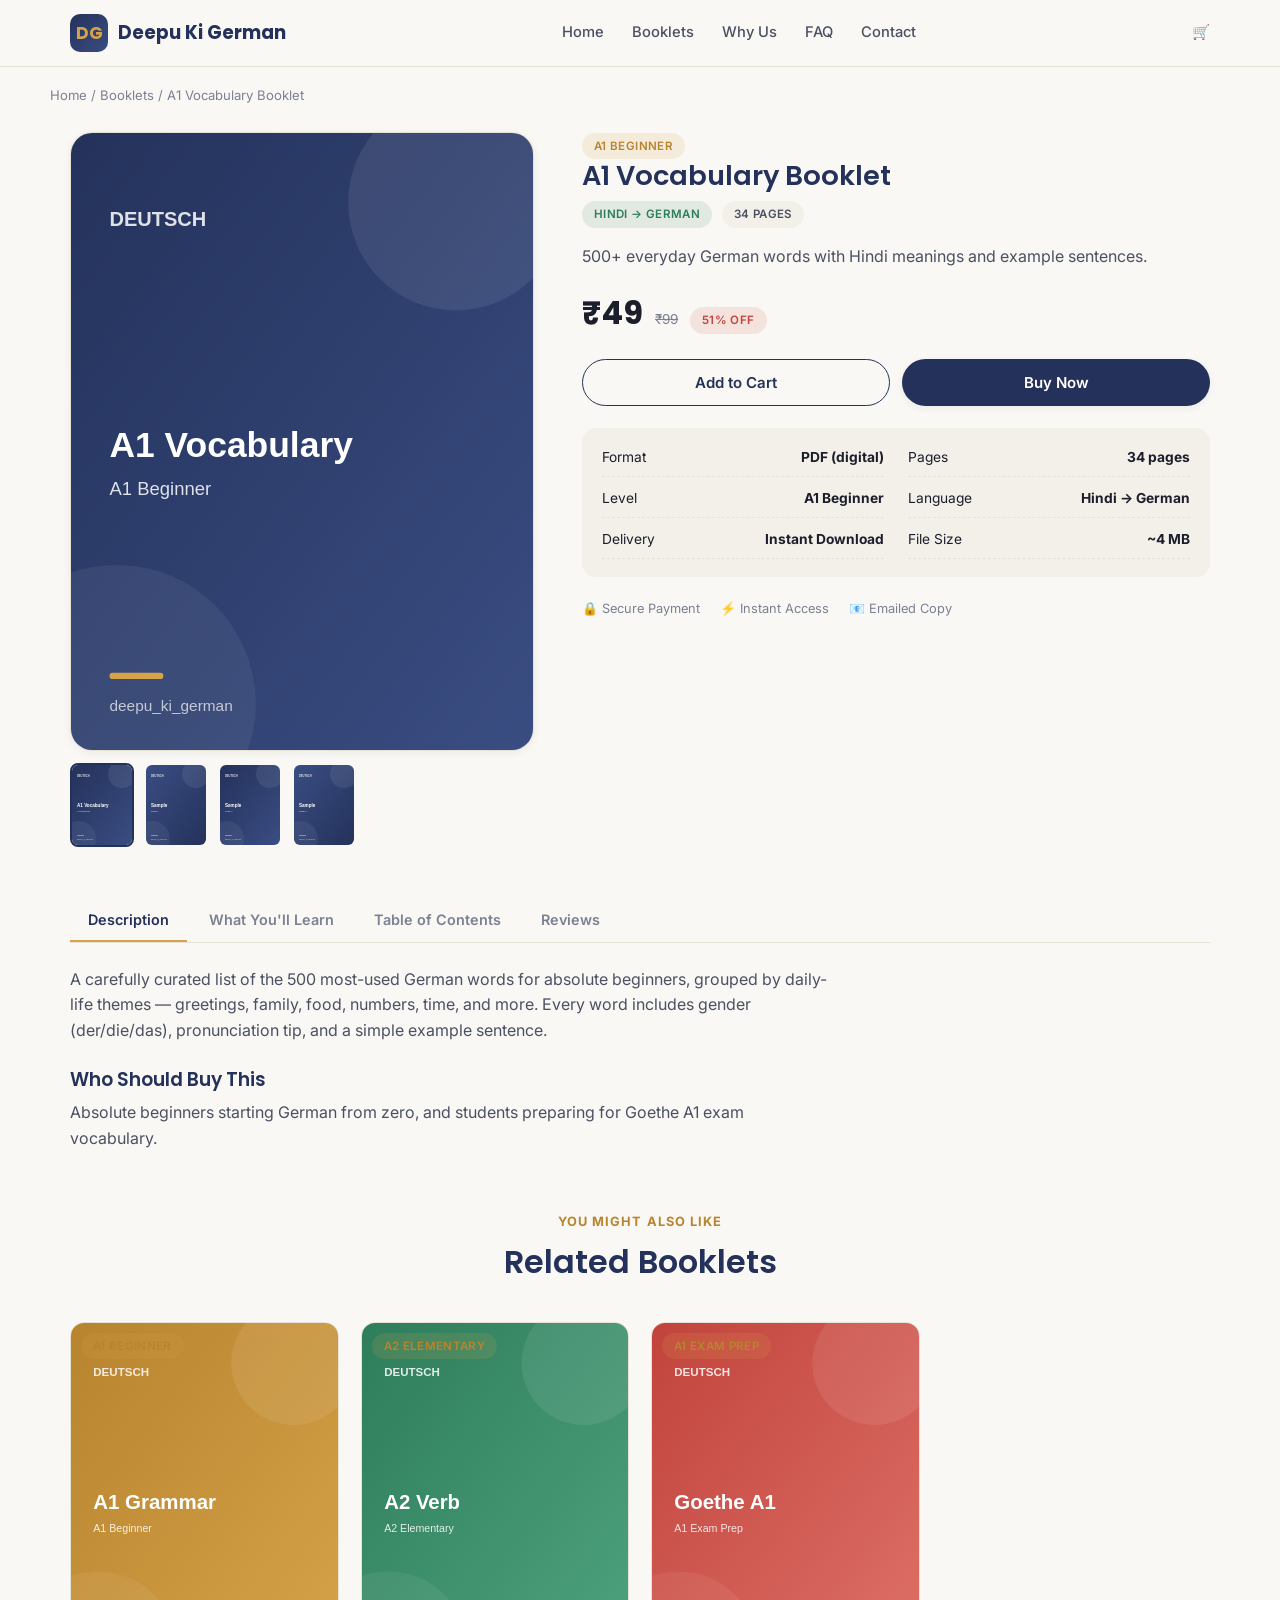
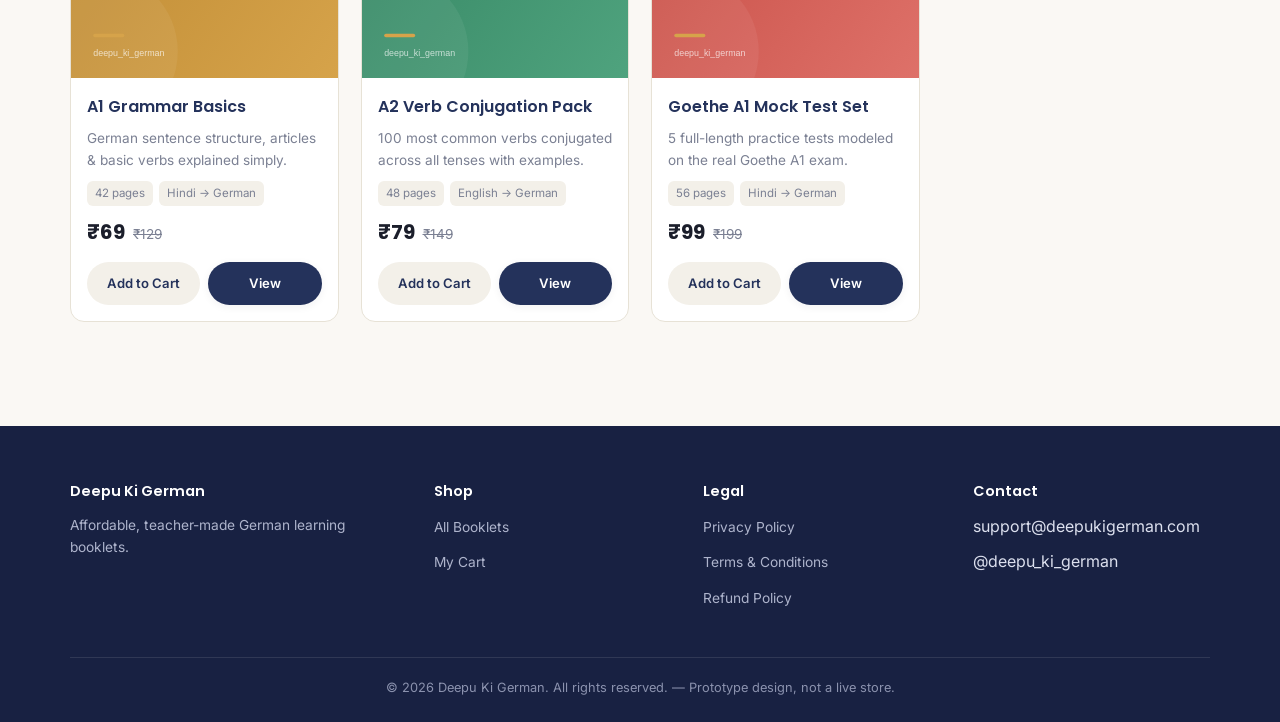
<file: product.html>
<!DOCTYPE html>
<html lang="en">
<head>
<meta charset="UTF-8">
<meta name="viewport" content="width=device-width, initial-scale=1.0">
<title id="page-title">Booklet — Deepu Ki German</title>
<meta name="description" id="page-desc" content="German learning PDF booklet — instant download.">
<link rel="preconnect" href="https://fonts.googleapis.com">
<link href="https://fonts.googleapis.com/css2?family=Poppins:wght@600;700&family=Inter:wght@400;500;600;700&display=swap" rel="stylesheet">
<link rel="stylesheet" href="css/style.css">
</head>
<body>

<header class="site-header">
  <div class="container header-inner">
    <a href="index.html" class="logo"><span class="logo-mark">DG</span>Deepu Ki German</a>
    <nav class="nav-links">
      <a href="index.html">Home</a>
      <a href="shop.html">Booklets</a>
      <a href="index.html#why">Why Us</a>
      <a href="index.html#faq">FAQ</a>
      <a href="index.html#contact">Contact</a>
    </nav>
    <div class="header-actions">
      <a href="cart.html" class="cart-link">🛒 <span data-cart-count class="cart-count">0</span></a>
      <button class="nav-toggle" onclick="toggleMobileNav()">☰</button>
    </div>
  </div>
</header>

<div class="container breadcrumb"><a href="index.html">Home</a> / <a href="shop.html">Booklets</a> / <span id="crumb-title"></span></div>

<section class="section" style="padding-top:8px;">
  <div class="container">
    <div class="pd-grid">
      <div>
        <div class="pd-gallery-main"><img id="main-image" alt=""></div>
        <div class="pd-thumbs" id="thumbs"></div>
      </div>
      <div>
        <span class="badge badge-gold" id="pd-level"></span>
        <h1 class="pd-title" id="pd-title"></h1>
        <div class="pd-meta-row">
          <span class="badge badge-green" id="pd-lang"></span>
          <span class="badge" style="background:var(--surface-alt); color:var(--ink-soft);" id="pd-pages"></span>
        </div>
        <p id="pd-short"></p>
        <div class="pd-price-row">
          <span class="pd-price" id="pd-price"></span>
          <span class="price-strike" id="pd-mrp"></span>
          <span class="badge badge-red" id="pd-off"></span>
        </div>
        <div class="pd-actions">
          <button class="btn btn-outline btn-block" id="add-cart-btn">Add to Cart</button>
          <button class="btn btn-primary btn-block" id="buy-now-btn">Buy Now</button>
        </div>
        <div class="pd-specs">
          <div class="pd-spec"><span>Format</span><b>PDF (digital)</b></div>
          <div class="pd-spec"><span>Pages</span><b id="spec-pages"></b></div>
          <div class="pd-spec"><span>Level</span><b id="spec-level"></b></div>
          <div class="pd-spec"><span>Language</span><b id="spec-lang"></b></div>
          <div class="pd-spec"><span>Delivery</span><b>Instant Download</b></div>
          <div class="pd-spec"><span>File Size</span><b>~4 MB</b></div>
        </div>
        <div class="pd-trust">
          <span>🔒 Secure Payment</span>
          <span>⚡ Instant Access</span>
          <span>📧 Emailed Copy</span>
        </div>
      </div>
    </div>

    <div class="tabs">
      <button class="tab-btn active" data-tab="desc">Description</button>
      <button class="tab-btn" data-tab="learn">What You'll Learn</button>
      <button class="tab-btn" data-tab="toc">Table of Contents</button>
      <button class="tab-btn" data-tab="reviews">Reviews</button>
    </div>
    <div class="tab-panel active" id="tab-desc">
      <p id="pd-description" style="max-width:760px;"></p>
      <h3 style="margin-top:24px;">Who Should Buy This</h3>
      <p id="pd-who" style="max-width:760px;"></p>
    </div>
    <div class="tab-panel" id="tab-learn">
      <ul class="learn-list" id="learn-list" style="max-width:600px;"></ul>
    </div>
    <div class="tab-panel" id="tab-toc">
      <ul class="toc-list" id="toc-list" style="max-width:600px;"></ul>
    </div>
    <div class="tab-panel" id="tab-reviews">
      <p style="color:var(--muted);">No reviews yet — be the first to review this booklet after purchase. ⭐</p>
    </div>

    <div class="section-head" style="margin-top:60px;">
      <div class="section-eyebrow">You Might Also Like</div>
      <h2>Related Booklets</h2>
    </div>
    <div class="product-grid" id="related-grid"></div>
  </div>
</section>

<footer class="site-footer">
  <div class="container">
    <div class="footer-grid">
      <div class="footer-col"><h4>Deepu Ki German</h4><p>Affordable, teacher-made German learning booklets.</p></div>
      <div class="footer-col"><h4>Shop</h4><ul><li><a href="shop.html">All Booklets</a></li><li><a href="cart.html">My Cart</a></li></ul></div>
      <div class="footer-col"><h4>Legal</h4><ul><li><a href="privacy-policy.html">Privacy Policy</a></li><li><a href="terms.html">Terms & Conditions</a></li><li><a href="refund-policy.html">Refund Policy</a></li></ul></div>
      <div class="footer-col"><h4>Contact</h4><ul><li>support@deepukigerman.com</li><li>@deepu_ki_german</li></ul></div>
    </div>
    <div class="footer-bottom">© 2026 Deepu Ki German. All rights reserved. — Prototype design, not a live store.</div>
  </div>
</footer>

<script src="js/products.js"></script>
<script src="js/main.js"></script>
<script>
  const params = new URLSearchParams(window.location.search);
  const id = params.get("id") || PRODUCTS[0].id;
  const p = getProduct(id) || PRODUCTS[0];

  document.getElementById("page-title").textContent = p.title + " — Deepu Ki German";
  document.getElementById("page-desc").setAttribute("content", p.short);
  document.getElementById("crumb-title").textContent = p.title;

  const images = [
    coverImg(p.title.split(' ')[0]+' '+p.title.split(' ')[1], p.level, p.colors[0], p.colors[1]),
    coverImg("Sample", "Page 1", p.colors[1], p.colors[0]),
    coverImg("Sample", "Page 2", p.colors[0], p.colors[1]),
    coverImg("Sample", "Page 3", p.colors[1], p.colors[0])
  ];
  document.getElementById("main-image").src = images[0];
  document.getElementById("main-image").alt = p.title + " cover";
  const thumbsEl = document.getElementById("thumbs");
  images.forEach((src, i) => {
    const img = document.createElement("img");
    img.src = src;
    img.className = i === 0 ? "active" : "";
    img.onclick = () => {
      document.getElementById("main-image").src = src;
      thumbsEl.querySelectorAll("img").forEach(t => t.classList.remove("active"));
      img.classList.add("active");
    };
    thumbsEl.appendChild(img);
  });

  document.getElementById("pd-level").textContent = p.level;
  document.getElementById("pd-title").textContent = p.title;
  document.getElementById("pd-lang").textContent = p.language;
  document.getElementById("pd-pages").textContent = p.pages + " pages";
  document.getElementById("pd-short").textContent = p.short;
  document.getElementById("pd-price").textContent = money(p.price);
  document.getElementById("pd-mrp").textContent = money(p.mrp);
  document.getElementById("pd-off").textContent = Math.round((1 - p.price/p.mrp)*100) + "% OFF";
  document.getElementById("spec-pages").textContent = p.pages + " pages";
  document.getElementById("spec-level").textContent = p.level;
  document.getElementById("spec-lang").textContent = p.language;
  document.getElementById("pd-description").textContent = p.description;
  document.getElementById("pd-who").textContent = p.who;

  document.getElementById("learn-list").innerHTML = p.learn.map(l => `<li>${l}</li>`).join("");
  document.getElementById("toc-list").innerHTML = p.toc.map(t => `<li><b>${t[0]}</b><span>${t[1]}</span></li>`).join("");

  document.getElementById("add-cart-btn").onclick = () => addToCart(p.id);
  document.getElementById("buy-now-btn").onclick = () => { addToCart(p.id); window.location.href = "cart.html"; };

  // Tabs
  document.querySelectorAll(".tab-btn").forEach(btn => {
    btn.addEventListener("click", () => {
      document.querySelectorAll(".tab-btn").forEach(b => b.classList.remove("active"));
      document.querySelectorAll(".tab-panel").forEach(pnl => pnl.classList.remove("active"));
      btn.classList.add("active");
      document.getElementById("tab-" + btn.dataset.tab).classList.add("active");
    });
  });

  // Related
  const relatedGrid = document.getElementById("related-grid");
  getRelated(p.id, 3).forEach(rp => {
    relatedGrid.innerHTML += `
      <div class="product-card">
        <a href="product.html?id=${rp.id}" class="product-cover">
          <img src="${coverImg(rp.title.split(' ')[0]+' '+rp.title.split(' ')[1], rp.level, rp.colors[0], rp.colors[1])}" alt="${rp.title} cover">
          <span class="badge badge-gold product-level">${rp.level}</span>
        </a>
        <div class="product-body">
          <a href="product.html?id=${rp.id}" class="product-title">${rp.title}</a>
          <p class="product-desc">${rp.short}</p>
          <div class="product-meta"><span>${rp.pages} pages</span><span>${rp.language}</span></div>
          <div class="product-price-row"><span class="price">${money(rp.price)}</span><span class="price-strike">${money(rp.mrp)}</span></div>
          <div class="product-actions">
            <button class="btn btn-ghost" onclick="addToCart('${rp.id}')">Add to Cart</button>
            <a href="product.html?id=${rp.id}" class="btn btn-primary">View</a>
          </div>
        </div>
      </div>`;
  });
</script>
</body>
</html>
</file>
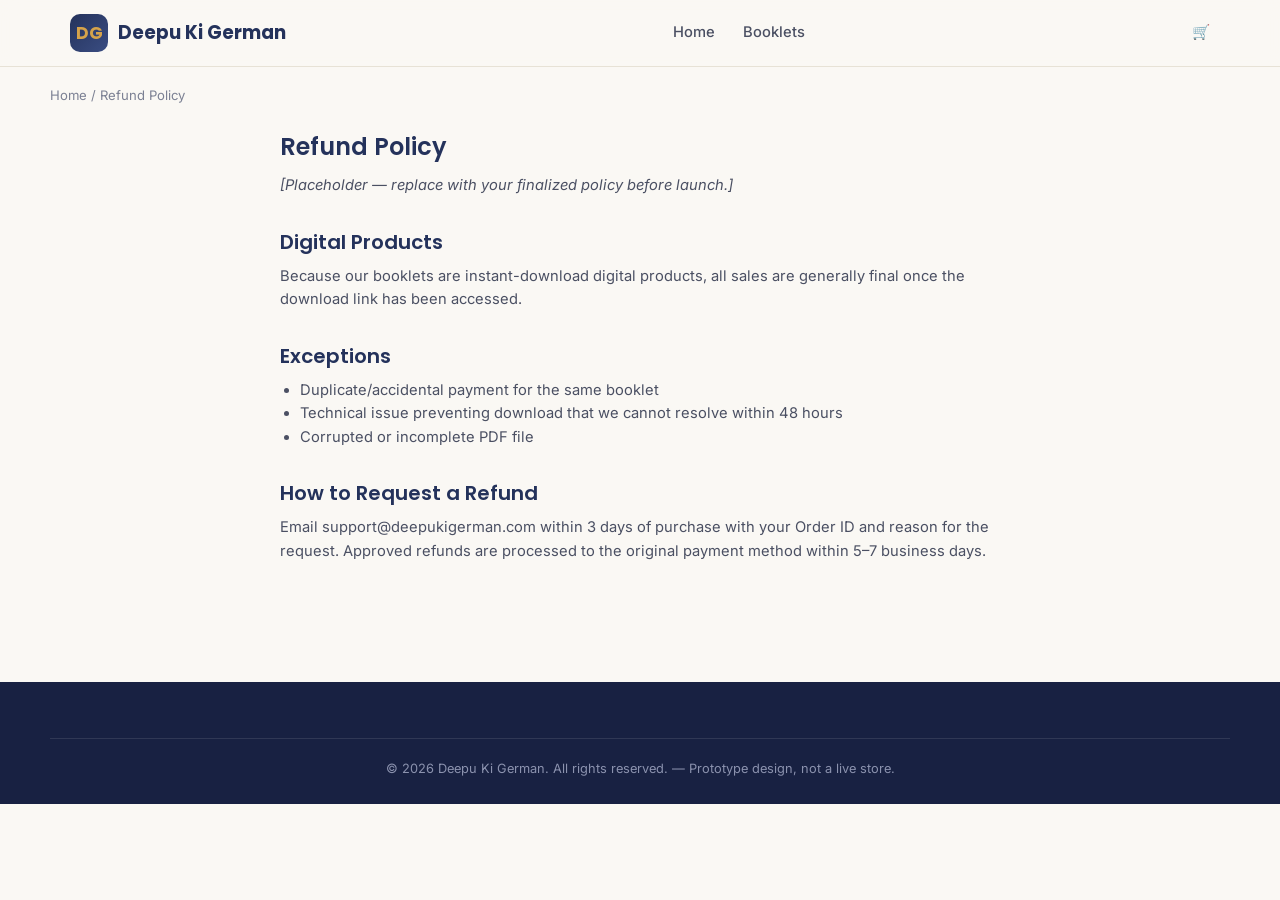
<file: refund-policy.html>
<!DOCTYPE html>
<html lang="en">
<head>
<meta charset="UTF-8">
<meta name="viewport" content="width=device-width, initial-scale=1.0">
<title>Refund Policy — Deepu Ki German</title>
<link rel="preconnect" href="https://fonts.googleapis.com">
<link href="https://fonts.googleapis.com/css2?family=Poppins:wght@600;700&family=Inter:wght@400;500;600;700&display=swap" rel="stylesheet">
<link rel="stylesheet" href="css/style.css">
</head>
<body>
<header class="site-header">
  <div class="container header-inner">
    <a href="index.html" class="logo"><span class="logo-mark">DG</span>Deepu Ki German</a>
    <nav class="nav-links"><a href="index.html">Home</a><a href="shop.html">Booklets</a></nav>
    <div class="header-actions"><a href="cart.html" class="cart-link">🛒 <span data-cart-count class="cart-count">0</span></a><button class="nav-toggle" onclick="toggleMobileNav()">☰</button></div>
  </div>
</header>
<div class="container breadcrumb"><a href="index.html">Home</a> / Refund Policy</div>
<section class="section" style="padding-top:8px;">
  <div class="container policy-content" style="max-width:760px;">
    <h1>Refund Policy</h1>
    <p><em>[Placeholder — replace with your finalized policy before launch.]</em></p>
    <h2>Digital Products</h2>
    <p>Because our booklets are instant-download digital products, all sales are generally final once the download link has been accessed.</p>
    <h2>Exceptions</h2>
    <ul>
      <li>Duplicate/accidental payment for the same booklet</li>
      <li>Technical issue preventing download that we cannot resolve within 48 hours</li>
      <li>Corrupted or incomplete PDF file</li>
    </ul>
    <h2>How to Request a Refund</h2>
    <p>Email support@deepukigerman.com within 3 days of purchase with your Order ID and reason for the request. Approved refunds are processed to the original payment method within 5–7 business days.</p>
  </div>
</section>
<footer class="site-footer"><div class="container footer-bottom">© 2026 Deepu Ki German. All rights reserved. — Prototype design, not a live store.</div></footer>
<script src="js/products.js"></script>
<script src="js/main.js"></script>
</body>
</html>
</file>
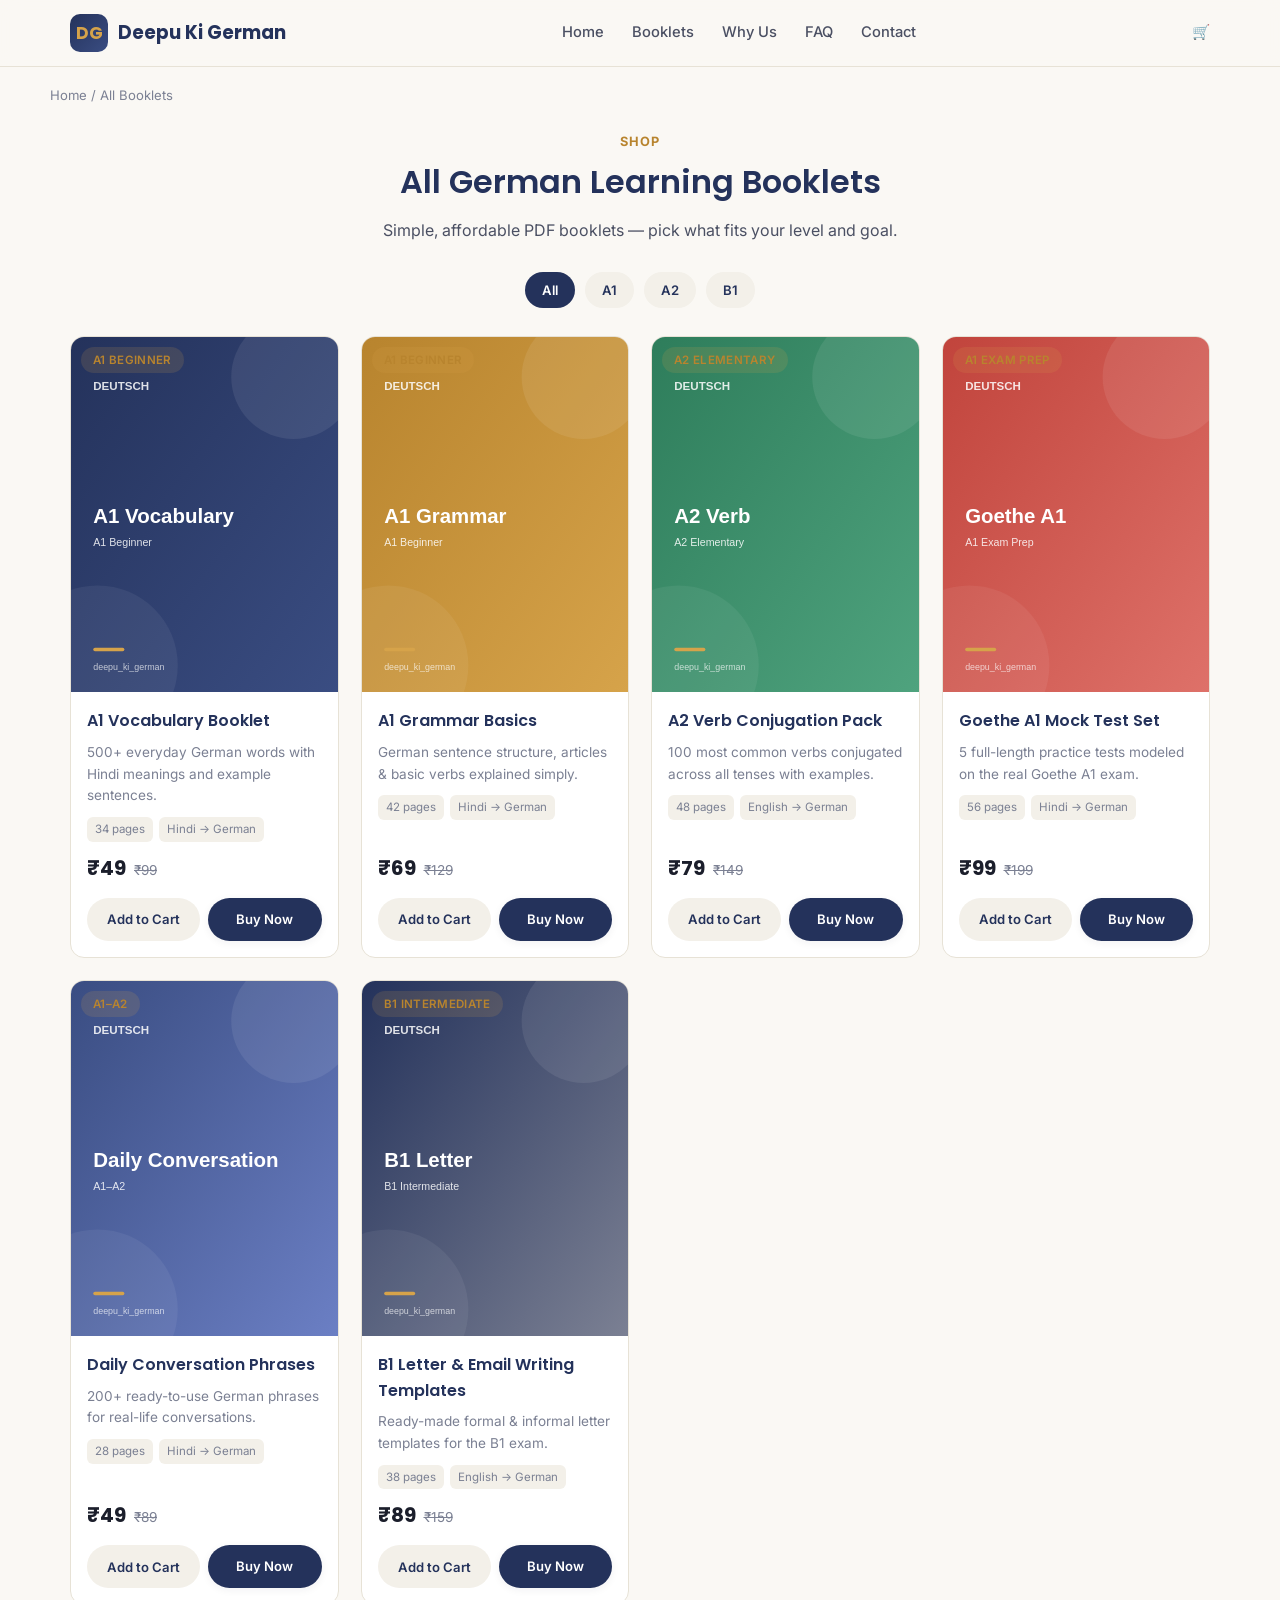
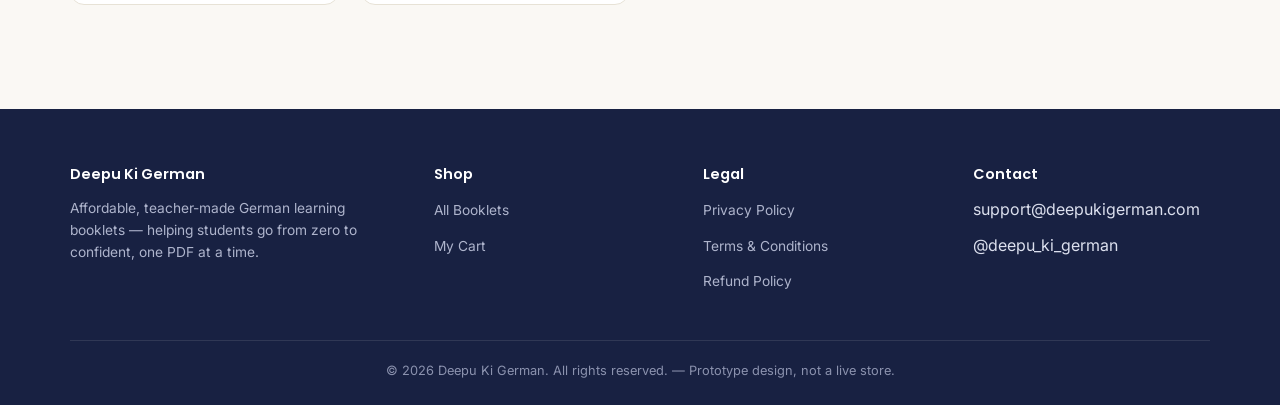
<file: shop.html>
<!DOCTYPE html>
<html lang="en">
<head>
<meta charset="UTF-8">
<meta name="viewport" content="width=device-width, initial-scale=1.0">
<title>All Booklets — Deepu Ki German</title>
<meta name="description" content="Browse all German learning PDF booklets — vocabulary, grammar, exam prep and conversation guides. Instant download after purchase.">
<link rel="preconnect" href="https://fonts.googleapis.com">
<link href="https://fonts.googleapis.com/css2?family=Poppins:wght@600;700&family=Inter:wght@400;500;600;700&display=swap" rel="stylesheet">
<link rel="stylesheet" href="css/style.css">
</head>
<body>

<header class="site-header">
  <div class="container header-inner">
    <a href="index.html" class="logo"><span class="logo-mark">DG</span>Deepu Ki German</a>
    <nav class="nav-links">
      <a href="index.html">Home</a>
      <a href="shop.html">Booklets</a>
      <a href="index.html#why">Why Us</a>
      <a href="index.html#faq">FAQ</a>
      <a href="index.html#contact">Contact</a>
    </nav>
    <div class="header-actions">
      <a href="cart.html" class="cart-link">🛒 <span data-cart-count class="cart-count">0</span></a>
      <button class="nav-toggle" onclick="toggleMobileNav()">☰</button>
    </div>
  </div>
</header>

<div class="container breadcrumb"><a href="index.html">Home</a> / All Booklets</div>

<section class="section" style="padding-top:8px;">
  <div class="container">
    <div class="section-head" style="margin-bottom:28px;">
      <div class="section-eyebrow">Shop</div>
      <h2>All German Learning Booklets</h2>
      <p>Simple, affordable PDF booklets — pick what fits your level and goal.</p>
    </div>

    <div style="display:flex; gap:10px; flex-wrap:wrap; margin-bottom:28px; justify-content:center;">
      <button class="btn btn-ghost btn-sm filter-btn active" data-filter="all">All</button>
      <button class="btn btn-ghost btn-sm filter-btn" data-filter="A1">A1</button>
      <button class="btn btn-ghost btn-sm filter-btn" data-filter="A2">A2</button>
      <button class="btn btn-ghost btn-sm filter-btn" data-filter="B1">B1</button>
    </div>

    <div class="product-grid" id="shop-grid"></div>
  </div>
</section>

<footer class="site-footer">
  <div class="container">
    <div class="footer-grid">
      <div class="footer-col">
        <h4>Deepu Ki German</h4>
        <p>Affordable, teacher-made German learning booklets — helping students go from zero to confident, one PDF at a time.</p>
      </div>
      <div class="footer-col">
        <h4>Shop</h4>
        <ul><li><a href="shop.html">All Booklets</a></li><li><a href="cart.html">My Cart</a></li></ul>
      </div>
      <div class="footer-col">
        <h4>Legal</h4>
        <ul><li><a href="privacy-policy.html">Privacy Policy</a></li><li><a href="terms.html">Terms & Conditions</a></li><li><a href="refund-policy.html">Refund Policy</a></li></ul>
      </div>
      <div class="footer-col">
        <h4>Contact</h4>
        <ul><li>support@deepukigerman.com</li><li>@deepu_ki_german</li></ul>
      </div>
    </div>
    <div class="footer-bottom">© 2026 Deepu Ki German. All rights reserved. — Prototype design, not a live store.</div>
  </div>
</footer>

<script src="js/products.js"></script>
<script src="js/main.js"></script>
<script>
  const grid = document.getElementById("shop-grid");
  function render(filter){
    grid.innerHTML = "";
    const list = filter === "all" ? PRODUCTS : PRODUCTS.filter(p => p.level.startsWith(filter));
    list.forEach(p => {
      grid.innerHTML += `
        <div class="product-card">
          <a href="product.html?id=${p.id}" class="product-cover">
            <img src="${coverImg(p.title.split(' ')[0]+' '+p.title.split(' ')[1], p.level, p.colors[0], p.colors[1])}" alt="${p.title} cover">
            <span class="badge badge-gold product-level">${p.level}</span>
          </a>
          <div class="product-body">
            <a href="product.html?id=${p.id}" class="product-title">${p.title}</a>
            <p class="product-desc">${p.short}</p>
            <div class="product-meta"><span>${p.pages} pages</span><span>${p.language}</span></div>
            <div class="product-price-row">
              <span class="price">${money(p.price)}</span>
              <span class="price-strike">${money(p.mrp)}</span>
            </div>
            <div class="product-actions">
              <button class="btn btn-ghost" onclick="addToCart('${p.id}')">Add to Cart</button>
              <a href="product.html?id=${p.id}" class="btn btn-primary">Buy Now</a>
            </div>
          </div>
        </div>`;
    });
  }
  render("all");
  document.querySelectorAll(".filter-btn").forEach(btn => {
    btn.addEventListener("click", () => {
      document.querySelectorAll(".filter-btn").forEach(b => b.classList.remove("active"));
      btn.classList.add("active");
      render(btn.dataset.filter);
    });
  });
</script>
</body>
</html>
</file>
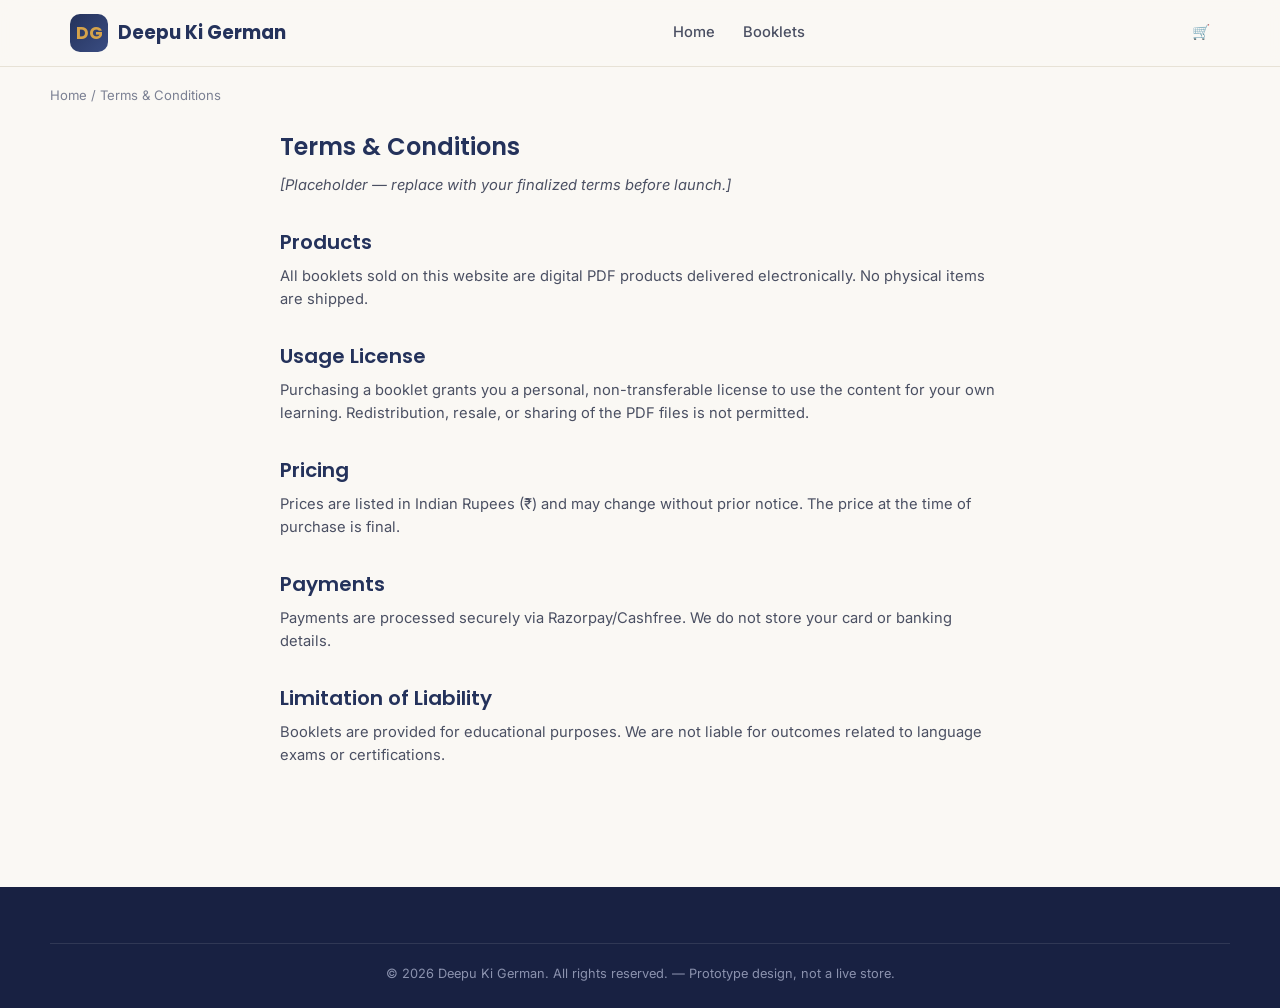
<file: terms.html>
<!DOCTYPE html>
<html lang="en">
<head>
<meta charset="UTF-8">
<meta name="viewport" content="width=device-width, initial-scale=1.0">
<title>Terms & Conditions — Deepu Ki German</title>
<link rel="preconnect" href="https://fonts.googleapis.com">
<link href="https://fonts.googleapis.com/css2?family=Poppins:wght@600;700&family=Inter:wght@400;500;600;700&display=swap" rel="stylesheet">
<link rel="stylesheet" href="css/style.css">
</head>
<body>
<header class="site-header">
  <div class="container header-inner">
    <a href="index.html" class="logo"><span class="logo-mark">DG</span>Deepu Ki German</a>
    <nav class="nav-links"><a href="index.html">Home</a><a href="shop.html">Booklets</a></nav>
    <div class="header-actions"><a href="cart.html" class="cart-link">🛒 <span data-cart-count class="cart-count">0</span></a><button class="nav-toggle" onclick="toggleMobileNav()">☰</button></div>
  </div>
</header>
<div class="container breadcrumb"><a href="index.html">Home</a> / Terms & Conditions</div>
<section class="section" style="padding-top:8px;">
  <div class="container policy-content" style="max-width:760px;">
    <h1>Terms & Conditions</h1>
    <p><em>[Placeholder — replace with your finalized terms before launch.]</em></p>
    <h2>Products</h2>
    <p>All booklets sold on this website are digital PDF products delivered electronically. No physical items are shipped.</p>
    <h2>Usage License</h2>
    <p>Purchasing a booklet grants you a personal, non-transferable license to use the content for your own learning. Redistribution, resale, or sharing of the PDF files is not permitted.</p>
    <h2>Pricing</h2>
    <p>Prices are listed in Indian Rupees (₹) and may change without prior notice. The price at the time of purchase is final.</p>
    <h2>Payments</h2>
    <p>Payments are processed securely via Razorpay/Cashfree. We do not store your card or banking details.</p>
    <h2>Limitation of Liability</h2>
    <p>Booklets are provided for educational purposes. We are not liable for outcomes related to language exams or certifications.</p>
  </div>
</section>
<footer class="site-footer"><div class="container footer-bottom">© 2026 Deepu Ki German. All rights reserved. — Prototype design, not a live store.</div></footer>
<script src="js/products.js"></script>
<script src="js/main.js"></script>
</body>
</html>
</file>
<file: css/style.css>
/* ============================================
   Deepu Ki German — Design System
   ============================================ */

:root{
  --bg: #FAF8F4;
  --surface: #FFFFFF;
  --surface-alt: #F3F0E9;
  --ink: #1B1E2B;
  --ink-soft: #4B5063;
  --muted: #7B8093;
  --primary: #24325B;
  --primary-dark: #182142;
  --primary-light: #3A4D82;
  --accent: #D6A34A;
  --accent-dark: #B8842E;
  --red: #C1443C;
  --green: #2E7D5B;
  --border: #E7E2D6;
  --radius-sm: 8px;
  --radius-md: 14px;
  --radius-lg: 22px;
  --shadow-sm: 0 2px 8px rgba(27,30,43,0.06);
  --shadow-md: 0 8px 24px rgba(27,30,43,0.10);
  --shadow-lg: 0 20px 48px rgba(27,30,43,0.16);
  --maxw: 1180px;
}

*,*::before,*::after{ box-sizing:border-box; }
html{ scroll-behavior:smooth; }
body{
  margin:0;
  font-family:'Inter',-apple-system,BlinkMacSystemFont,'Segoe UI',sans-serif;
  color:var(--ink);
  background:var(--bg);
  line-height:1.6;
  -webkit-font-smoothing:antialiased;
}
h1,h2,h3,h4{
  font-family:'Poppins',-apple-system,BlinkMacSystemFont,'Segoe UI',sans-serif;
  color:var(--primary);
  line-height:1.25;
  margin:0 0 .5em;
  font-weight:600;
}
p{ margin:0 0 1em; color:var(--ink-soft); }
a{ color:inherit; text-decoration:none; }
img{ max-width:100%; display:block; }
ul{ margin:0; padding:0; list-style:none; }
button{ font-family:inherit; cursor:pointer; }
.container{ max-width:var(--maxw); margin:0 auto; padding:0 20px; }
.badge{ display:inline-block; padding:4px 12px; border-radius:999px; font-size:.72rem; font-weight:600; letter-spacing:.03em; text-transform:uppercase; }
.badge-gold{ background:rgba(214,163,74,.15); color:var(--accent-dark); }
.badge-green{ background:rgba(46,125,91,.12); color:var(--green); }
.badge-red{ background:rgba(193,68,60,.12); color:var(--red); }

/* ---------- Buttons ---------- */
.btn{
  display:inline-flex; align-items:center; justify-content:center; gap:8px;
  padding:13px 24px; border-radius:999px; font-weight:600; font-size:.94rem;
  border:1.5px solid transparent; transition:transform .15s ease, box-shadow .15s ease, background .15s ease, color .15s ease;
  white-space:nowrap;
}
.btn:active{ transform:scale(.97); }
.btn-primary{ background:var(--primary); color:#fff; box-shadow:var(--shadow-sm); }
.btn-primary:hover{ background:var(--primary-dark); box-shadow:var(--shadow-md); }
.btn-accent{ background:var(--accent); color:#241a05; box-shadow:var(--shadow-sm); }
.btn-accent:hover{ background:var(--accent-dark); box-shadow:var(--shadow-md); }
.btn-outline{ background:transparent; border-color:var(--primary); color:var(--primary); }
.btn-outline:hover{ background:var(--primary); color:#fff; }
.btn-ghost{ background:var(--surface-alt); color:var(--primary); }
.btn-ghost:hover{ background:var(--border); }
.btn-block{ width:100%; }
.btn-sm{ padding:9px 16px; font-size:.82rem; }

/* ---------- Header ---------- */
.site-header{
  position:sticky; top:0; z-index:100;
  background:rgba(250,248,244,.92); backdrop-filter:blur(10px);
  border-bottom:1px solid var(--border);
}
.header-inner{ display:flex; align-items:center; justify-content:space-between; padding:14px 20px; gap:16px; }
.logo{ display:flex; align-items:center; gap:10px; font-family:'Poppins',sans-serif; font-weight:700; font-size:1.15rem; color:var(--primary); }
.logo-mark{ width:38px; height:38px; border-radius:10px; background:linear-gradient(135deg,var(--primary),var(--primary-light)); display:flex; align-items:center; justify-content:center; color:var(--accent); font-weight:700; font-size:1.05rem; }
.nav-links{ display:flex; gap:28px; align-items:center; }
.nav-links a{ font-size:.92rem; font-weight:500; color:var(--ink-soft); transition:color .15s; }
.nav-links a:hover{ color:var(--primary); }
.header-actions{ display:flex; align-items:center; gap:14px; }
.cart-link{ position:relative; display:flex; align-items:center; gap:6px; font-weight:600; color:var(--primary); font-size:.92rem; }
.cart-count{ position:absolute; top:-8px; right:-14px; background:var(--red); color:#fff; font-size:.68rem; font-weight:700; min-width:18px; height:18px; border-radius:50%; display:flex; align-items:center; justify-content:center; }
.nav-toggle{ display:none; background:none; border:none; font-size:1.4rem; color:var(--primary); }

@media (max-width:860px){
  .nav-links{
    position:fixed; top:66px; left:0; right:0; background:var(--surface);
    flex-direction:column; align-items:flex-start; padding:20px; gap:16px;
    border-bottom:1px solid var(--border); box-shadow:var(--shadow-md);
    transform:translateY(-130%); transition:transform .25s ease; z-index:99;
  }
  .nav-links.open{ transform:translateY(0); }
  .nav-toggle{ display:block; }
}

/* ---------- Hero ---------- */
.hero{ padding:56px 0 64px; overflow:hidden; }
.hero-inner{ display:grid; grid-template-columns:1.1fr .9fr; gap:48px; align-items:center; }
.hero-eyebrow{ display:inline-flex; align-items:center; gap:8px; background:var(--surface-alt); padding:7px 14px; border-radius:999px; font-size:.8rem; font-weight:600; color:var(--primary); margin-bottom:18px; }
.hero h1{ font-size:2.5rem; letter-spacing:-.02em; }
.hero-sub{ font-size:1.08rem; max-width:520px; }
.hero-cta{ display:flex; gap:14px; margin-top:26px; flex-wrap:wrap; }
.hero-stats{ display:flex; gap:32px; margin-top:36px; flex-wrap:wrap; }
.hero-stat b{ display:block; font-family:'Poppins',sans-serif; font-size:1.5rem; color:var(--primary); }
.hero-stat span{ font-size:.82rem; color:var(--muted); }
.hero-visual{ position:relative; }
.hero-card{ background:var(--surface); border-radius:var(--radius-lg); box-shadow:var(--shadow-lg); padding:22px; border:1px solid var(--border); }
.hero-card-cover{ border-radius:var(--radius-md); overflow:hidden; margin-bottom:14px; position:relative; }
.hero-float{ position:absolute; max-width:calc(50% - 10px); background:rgba(255,255,255,0.96); backdrop-filter:blur(4px); border-radius:999px; box-shadow:var(--shadow-md); padding:8px 12px; display:flex; align-items:center; gap:6px; font-size:.72rem; font-weight:600; border:1px solid var(--border); line-height:1.2; white-space:nowrap; }
.hero-float-1{ top:12px; right:12px; }
.hero-float-2{ bottom:12px; left:12px; }

@media (max-width:860px){
  .hero-inner{ grid-template-columns:1fr; }
  .hero h1{ font-size:1.9rem; }
  .hero-visual{ order:-1; max-width:340px; margin:0 auto; }
}
@media (max-width:420px){
  .hero-float{ font-size:.62rem; padding:6px 9px; gap:4px; }
}

/* ---------- Section shell ---------- */
.section{ padding:64px 0; }
.section-alt{ background:var(--surface-alt); }
.section-head{ text-align:center; max-width:640px; margin:0 auto 40px; }
.section-eyebrow{ font-size:.8rem; font-weight:700; letter-spacing:.08em; text-transform:uppercase; color:var(--accent-dark); margin-bottom:10px; }
.section-head h2{ font-size:2rem; }

/* ---------- Why-buy grid ---------- */
.why-grid{ display:grid; grid-template-columns:repeat(3,1fr); gap:24px; }
.why-card{ background:var(--surface); border:1px solid var(--border); border-radius:var(--radius-md); padding:26px; }
.why-icon{ width:46px; height:46px; border-radius:12px; background:var(--surface-alt); display:flex; align-items:center; justify-content:center; font-size:1.3rem; margin-bottom:14px; }
.why-card h3{ font-size:1.05rem; margin-bottom:6px; }
.why-card p{ font-size:.92rem; margin:0; }
@media (max-width:860px){ .why-grid{ grid-template-columns:1fr; } }

/* ---------- Product grid & cards ---------- */
.product-grid{ display:grid; grid-template-columns:repeat(4,1fr); gap:22px; }
@media (max-width:1000px){ .product-grid{ grid-template-columns:repeat(2,1fr); } }
@media (max-width:520px){ .product-grid{ grid-template-columns:1fr; } }

.product-card{
  background:var(--surface); border:1px solid var(--border); border-radius:var(--radius-md);
  overflow:hidden; display:flex; flex-direction:column; transition:transform .18s ease, box-shadow .18s ease;
}
.product-card:hover{ transform:translateY(-4px); box-shadow:var(--shadow-md); }
.product-cover{ aspect-ratio:3/4; position:relative; overflow:hidden; }
.product-cover img{ width:100%; height:100%; object-fit:cover; }
.product-level{ position:absolute; top:10px; left:10px; }
.product-body{ padding:16px; display:flex; flex-direction:column; gap:8px; flex:1; }
.product-title{ font-family:'Poppins',sans-serif; font-weight:600; font-size:1rem; color:var(--primary); }
.product-desc{ font-size:.85rem; color:var(--muted); margin:0; min-height:2.6em; }
.product-meta{ display:flex; flex-wrap:wrap; gap:6px; font-size:.72rem; color:var(--muted); margin:2px 0; }
.product-meta span{ background:var(--surface-alt); padding:3px 8px; border-radius:6px; }
.product-price-row{ display:flex; align-items:baseline; gap:8px; margin-top:auto; }
.price{ font-family:'Poppins',sans-serif; font-weight:700; font-size:1.25rem; color:var(--ink); }
.price-strike{ font-size:.85rem; color:var(--muted); text-decoration:line-through; }
.product-actions{ display:flex; gap:8px; margin-top:6px; }
.product-actions .btn{ flex:1; padding:10px 12px; font-size:.82rem; }

/* ---------- Testimonials ---------- */
.testimonial-grid{ display:grid; grid-template-columns:repeat(3,1fr); gap:22px; }
.testimonial-card{ background:var(--surface); border:1px solid var(--border); border-radius:var(--radius-md); padding:24px; }
.stars{ color:var(--accent); margin-bottom:10px; letter-spacing:2px; }
.testimonial-quote{ font-size:.92rem; color:var(--ink-soft); margin-bottom:16px; }
.testimonial-person{ display:flex; align-items:center; gap:10px; }
.avatar{ width:38px; height:38px; border-radius:50%; background:var(--primary); color:#fff; display:flex; align-items:center; justify-content:center; font-weight:700; font-size:.85rem; }
.person-name{ font-weight:600; font-size:.88rem; color:var(--ink); }
.person-role{ font-size:.78rem; color:var(--muted); }
@media (max-width:860px){ .testimonial-grid{ grid-template-columns:1fr; } }

/* ---------- FAQ ---------- */
.faq-list{ max-width:760px; margin:0 auto; }
.faq-item{ border-bottom:1px solid var(--border); }
.faq-q{ width:100%; background:none; border:none; text-align:left; padding:18px 4px; display:flex; justify-content:space-between; align-items:center; font-weight:600; font-family:'Poppins',sans-serif; color:var(--ink); font-size:.98rem; }
.faq-q .plus{ transition:transform .2s; color:var(--accent-dark); font-size:1.3rem; }
.faq-item.open .plus{ transform:rotate(45deg); }
.faq-a{ max-height:0; overflow:hidden; transition:max-height .25s ease; font-size:.9rem; color:var(--ink-soft); }
.faq-item.open .faq-a{ max-height:240px; padding-bottom:18px; }

/* ---------- Contact ---------- */
.contact-grid{ display:grid; grid-template-columns:1fr 1fr; gap:40px; align-items:start; }
.contact-info{ display:flex; flex-direction:column; gap:18px; }
.contact-row{ display:flex; gap:12px; align-items:flex-start; }
.contact-icon{ width:40px; height:40px; border-radius:10px; background:var(--surface-alt); display:flex; align-items:center; justify-content:center; flex-shrink:0; }
.form-field{ margin-bottom:16px; }
.form-field label{ display:block; font-size:.82rem; font-weight:600; margin-bottom:6px; color:var(--ink); }
.form-field input,.form-field textarea,.form-field select{
  width:100%; padding:12px 14px; border:1.5px solid var(--border); border-radius:var(--radius-sm);
  font-family:inherit; font-size:.92rem; background:var(--surface); color:var(--ink);
}
.form-field input:focus,.form-field textarea:focus,.form-field select:focus{ outline:none; border-color:var(--primary); }
@media (max-width:860px){ .contact-grid{ grid-template-columns:1fr; } }

/* ---------- Footer ---------- */
.site-footer{ background:var(--primary-dark); color:#DCE0EE; padding:56px 0 24px; margin-top:40px; }
.footer-grid{ display:grid; grid-template-columns:1.4fr 1fr 1fr 1fr; gap:32px; margin-bottom:36px; }
.footer-col h4{ color:#fff; font-size:.9rem; margin-bottom:14px; }
.footer-col p, .footer-col a{ color:#AEB4CC; font-size:.86rem; }
.footer-col ul li{ margin-bottom:10px; }
.footer-col a:hover{ color:var(--accent); }
.footer-bottom{ border-top:1px solid rgba(255,255,255,.1); padding-top:20px; text-align:center; font-size:.8rem; color:#8B92AE; }
@media (max-width:860px){ .footer-grid{ grid-template-columns:1fr 1fr; } }
@media (max-width:520px){ .footer-grid{ grid-template-columns:1fr; } }

/* ---------- Breadcrumb ---------- */
.breadcrumb{ font-size:.82rem; color:var(--muted); padding:18px 0; }
.breadcrumb a{ color:var(--muted); }
.breadcrumb a:hover{ color:var(--primary); }

/* ---------- Product Detail ---------- */
.pd-grid{ display:grid; grid-template-columns:.85fr 1.15fr; gap:48px; }
.pd-gallery-main{ border-radius:var(--radius-lg); overflow:hidden; border:1px solid var(--border); box-shadow:var(--shadow-sm); margin-bottom:12px; aspect-ratio:3/4; }
.pd-gallery-main img{ width:100%; height:100%; object-fit:cover; }
.pd-thumbs{ display:flex; gap:10px; overflow-x:auto; padding-bottom:4px; }
.pd-thumbs img{ width:64px; height:84px; object-fit:cover; border-radius:8px; border:2px solid transparent; cursor:pointer; flex-shrink:0; }
.pd-thumbs img.active{ border-color:var(--primary); }
.pd-title{ font-size:1.7rem; margin-bottom:8px; }
.pd-meta-row{ display:flex; gap:10px; flex-wrap:wrap; margin-bottom:16px; }
.pd-price-row{ display:flex; align-items:baseline; gap:12px; margin:18px 0; }
.pd-price{ font-family:'Poppins',sans-serif; font-size:2rem; font-weight:700; }
.pd-specs{ display:grid; grid-template-columns:1fr 1fr; gap:10px 24px; background:var(--surface-alt); border-radius:var(--radius-md); padding:18px 20px; margin:22px 0; }
.pd-spec{ display:flex; justify-content:space-between; font-size:.86rem; border-bottom:1px dashed var(--border); padding-bottom:8px; }
.pd-spec b{ color:var(--ink); }
.pd-actions{ display:flex; gap:12px; margin:20px 0; }
.pd-trust{ display:flex; gap:20px; flex-wrap:wrap; font-size:.8rem; color:var(--muted); margin-top:14px; }
.pd-trust span{ display:flex; align-items:center; gap:6px; }

.tabs{ display:flex; gap:4px; border-bottom:1px solid var(--border); margin:48px 0 24px; overflow-x:auto; }
.tab-btn{ background:none; border:none; padding:12px 18px; font-weight:600; font-size:.9rem; color:var(--muted); border-bottom:2px solid transparent; white-space:nowrap; }
.tab-btn.active{ color:var(--primary); border-color:var(--accent); }
.tab-panel{ display:none; }
.tab-panel.active{ display:block; }
.learn-list li{ display:flex; gap:10px; padding:8px 0; font-size:.92rem; color:var(--ink-soft); }
.learn-list li::before{ content:"✓"; color:var(--green); font-weight:700; }
.toc-list li{ display:flex; justify-content:space-between; padding:10px 0; border-bottom:1px solid var(--border); font-size:.9rem; }
.toc-list li b{ color:var(--ink); font-weight:500; }
.toc-list li span{ color:var(--muted); }

@media (max-width:860px){ .pd-grid{ grid-template-columns:1fr; } }

/* ---------- Cart ---------- */
.cart-layout{ display:grid; grid-template-columns:1.6fr 1fr; gap:32px; align-items:start; }
.cart-item{ display:grid; grid-template-columns:70px 1fr auto auto; gap:16px; align-items:center; padding:18px 0; border-bottom:1px solid var(--border); }
.cart-item img{ width:70px; height:92px; object-fit:cover; border-radius:8px; }
.cart-item-title{ font-weight:600; font-size:.94rem; color:var(--ink); }
.cart-item-lang{ font-size:.78rem; color:var(--muted); }
.qty-control{ display:flex; align-items:center; border:1.5px solid var(--border); border-radius:999px; overflow:hidden; }
.qty-control button{ width:30px; height:30px; background:var(--surface-alt); border:none; font-weight:700; color:var(--primary); }
.qty-control span{ width:32px; text-align:center; font-weight:600; font-size:.88rem; }
.remove-btn{ background:none; border:none; color:var(--red); font-size:.78rem; font-weight:600; }
.summary-card{ background:var(--surface); border:1px solid var(--border); border-radius:var(--radius-md); padding:24px; position:sticky; top:90px; }
.summary-row{ display:flex; justify-content:space-between; font-size:.9rem; padding:8px 0; color:var(--ink-soft); }
.summary-row.total{ border-top:1px solid var(--border); margin-top:8px; padding-top:14px; font-weight:700; color:var(--ink); font-size:1.05rem; }
.coupon-row{ display:flex; gap:8px; margin:16px 0; }
.coupon-row input{ flex:1; padding:10px 12px; border:1.5px solid var(--border); border-radius:var(--radius-sm); font-size:.85rem; }
.empty-state{ text-align:center; padding:60px 20px; }
.empty-state .emoji{ font-size:3rem; margin-bottom:16px; }
@media (max-width:860px){ .cart-layout{ grid-template-columns:1fr; } .cart-item{ grid-template-columns:56px 1fr; grid-template-rows:auto auto; } .cart-item .qty-control{ grid-column:2; } }

/* ---------- Checkout ---------- */
.checkout-layout{ display:grid; grid-template-columns:1.3fr 1fr; gap:40px; align-items:start; }
.checkout-steps{ display:flex; gap:0; margin-bottom:32px; }
.step{ flex:1; text-align:center; padding-bottom:12px; border-bottom:3px solid var(--border); font-size:.82rem; font-weight:600; color:var(--muted); }
.step.active{ color:var(--primary); border-color:var(--accent); }
.step.done{ color:var(--green); border-color:var(--green); }
.form-card{ background:var(--surface); border:1px solid var(--border); border-radius:var(--radius-md); padding:26px; }
.form-row-2{ display:grid; grid-template-columns:1fr 1fr; gap:14px; }
@media (max-width:860px){ .checkout-layout{ grid-template-columns:1fr; } .form-row-2{ grid-template-columns:1fr; } }
.pay-methods{ display:grid; grid-template-columns:repeat(4,1fr); gap:10px; margin:14px 0 20px; }
.pay-method{ border:1.5px solid var(--border); border-radius:var(--radius-sm); padding:12px 8px; text-align:center; font-size:.78rem; font-weight:600; color:var(--ink-soft); }
.pay-method.selected{ border-color:var(--primary); background:var(--surface-alt); color:var(--primary); }
.secure-note{ display:flex; align-items:center; gap:8px; font-size:.8rem; color:var(--muted); margin-top:14px; }

/* ---------- Confirmation ---------- */
.confirm-wrap{ max-width:640px; margin:0 auto; text-align:center; padding:40px 0; }
.confirm-check{ width:78px; height:78px; border-radius:50%; background:rgba(46,125,91,.12); color:var(--green); display:flex; align-items:center; justify-content:center; font-size:2.2rem; margin:0 auto 20px; }
.order-card{ background:var(--surface); border:1px solid var(--border); border-radius:var(--radius-md); padding:24px; text-align:left; margin:28px 0; }
.order-row{ display:flex; justify-content:space-between; padding:8px 0; font-size:.88rem; border-bottom:1px dashed var(--border); }
.download-item{ display:flex; justify-content:space-between; align-items:center; padding:14px 0; border-bottom:1px solid var(--border); }
.download-item:last-child{ border-bottom:none; }

/* ---------- Misc pages (policy) ---------- */
.policy-content h2{ font-size:1.25rem; margin-top:32px; }
.policy-content p, .policy-content li{ font-size:.92rem; color:var(--ink-soft); }
.policy-content ul{ padding-left:20px; list-style:disc; margin-bottom:16px; }

/* ---------- Toast ---------- */
.toast{ position:fixed; bottom:24px; left:50%; transform:translateX(-50%) translateY(120%); background:var(--ink); color:#fff; padding:14px 22px; border-radius:999px; font-size:.86rem; font-weight:600; box-shadow:var(--shadow-lg); transition:transform .25s ease; z-index:200; }
.toast.show{ transform:translateX(-50%) translateY(0); }

.filter-btn.active{ background:var(--primary); color:#fff; }

.mt-0{margin-top:0} .mb-0{margin-bottom:0}
</file>
